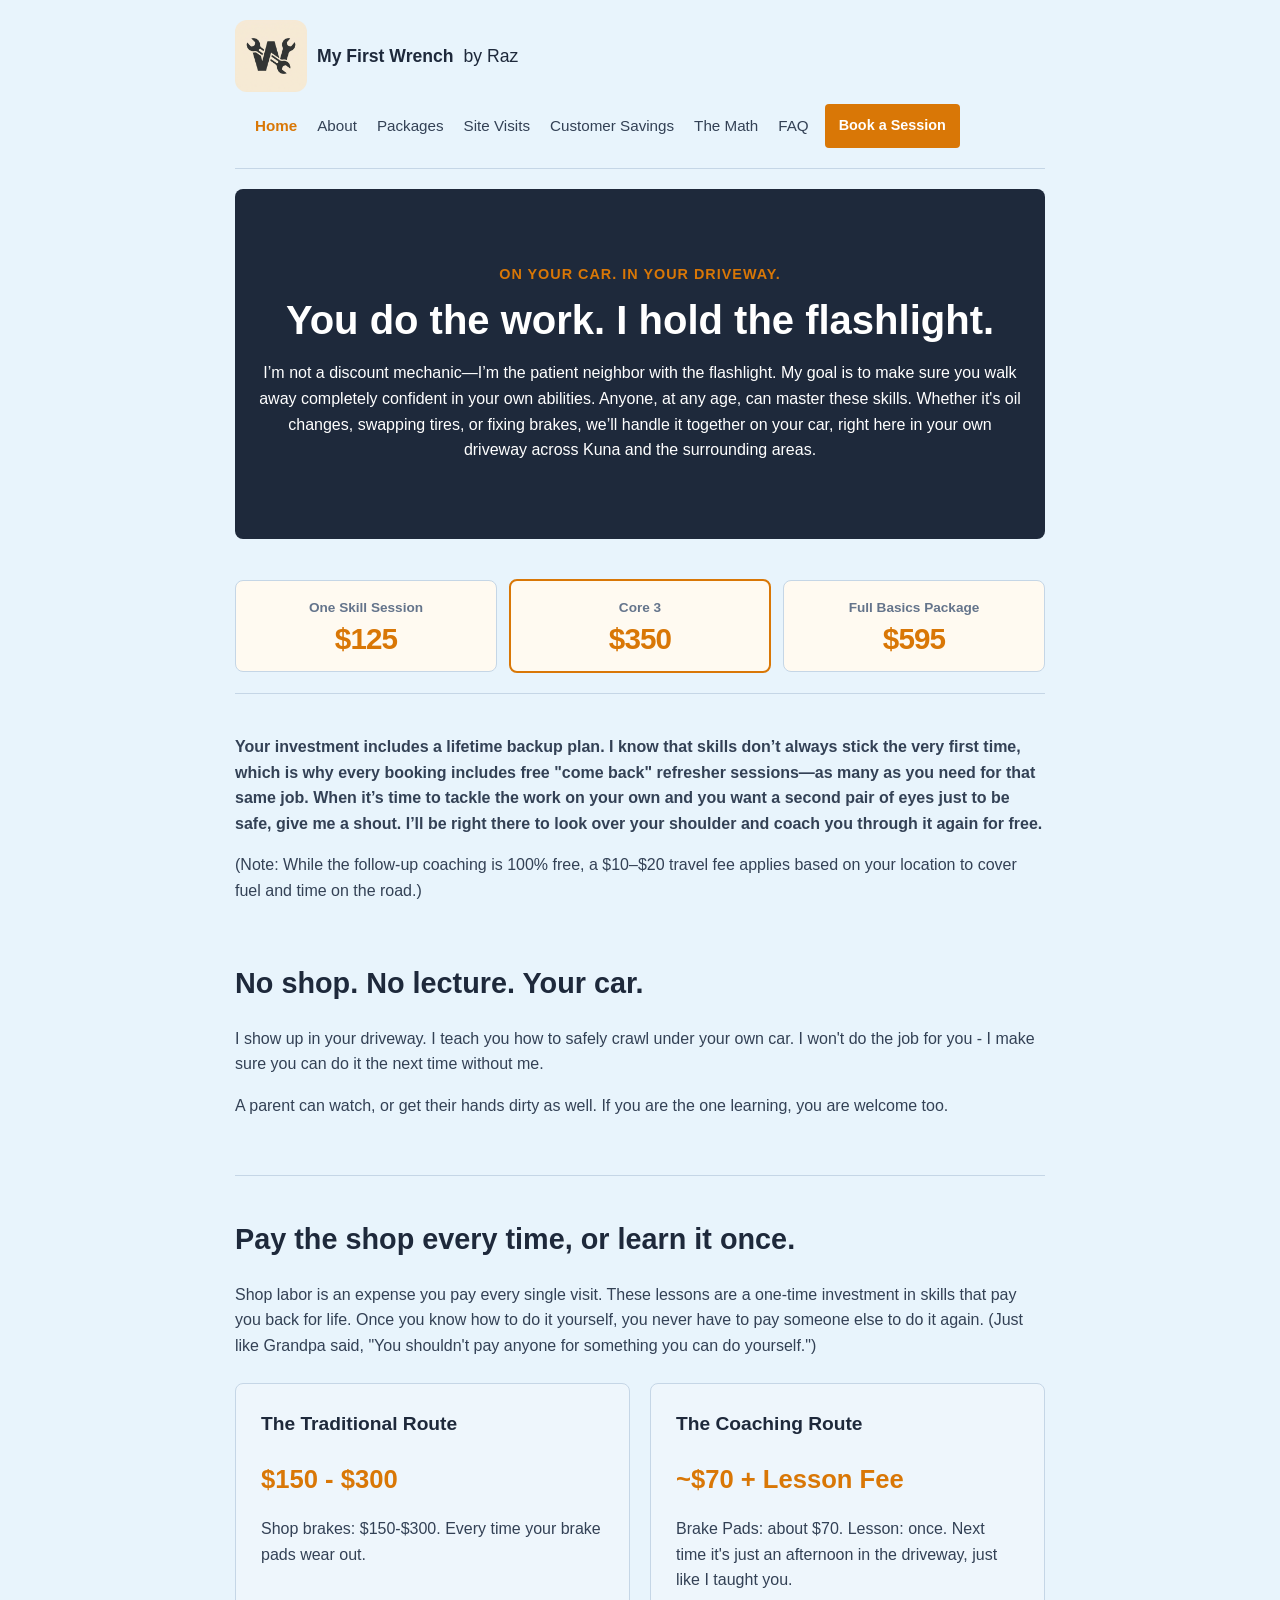
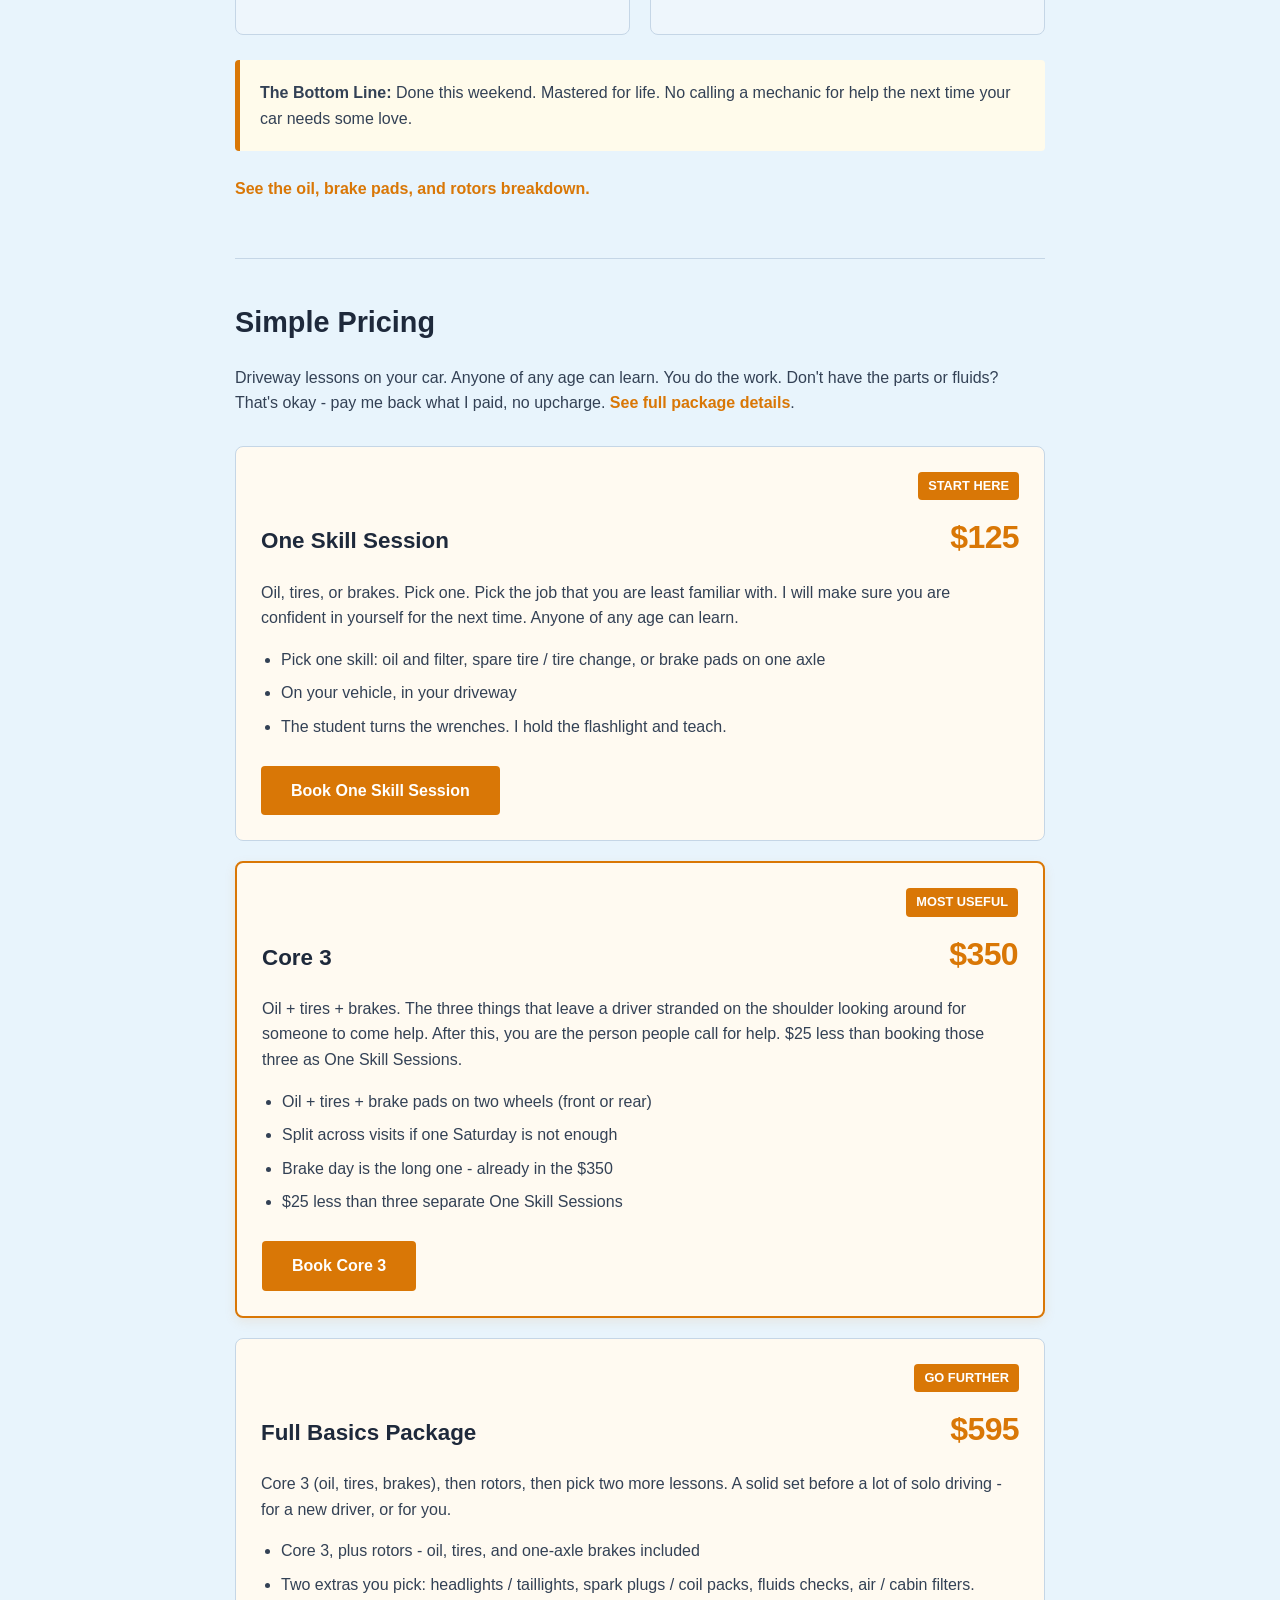
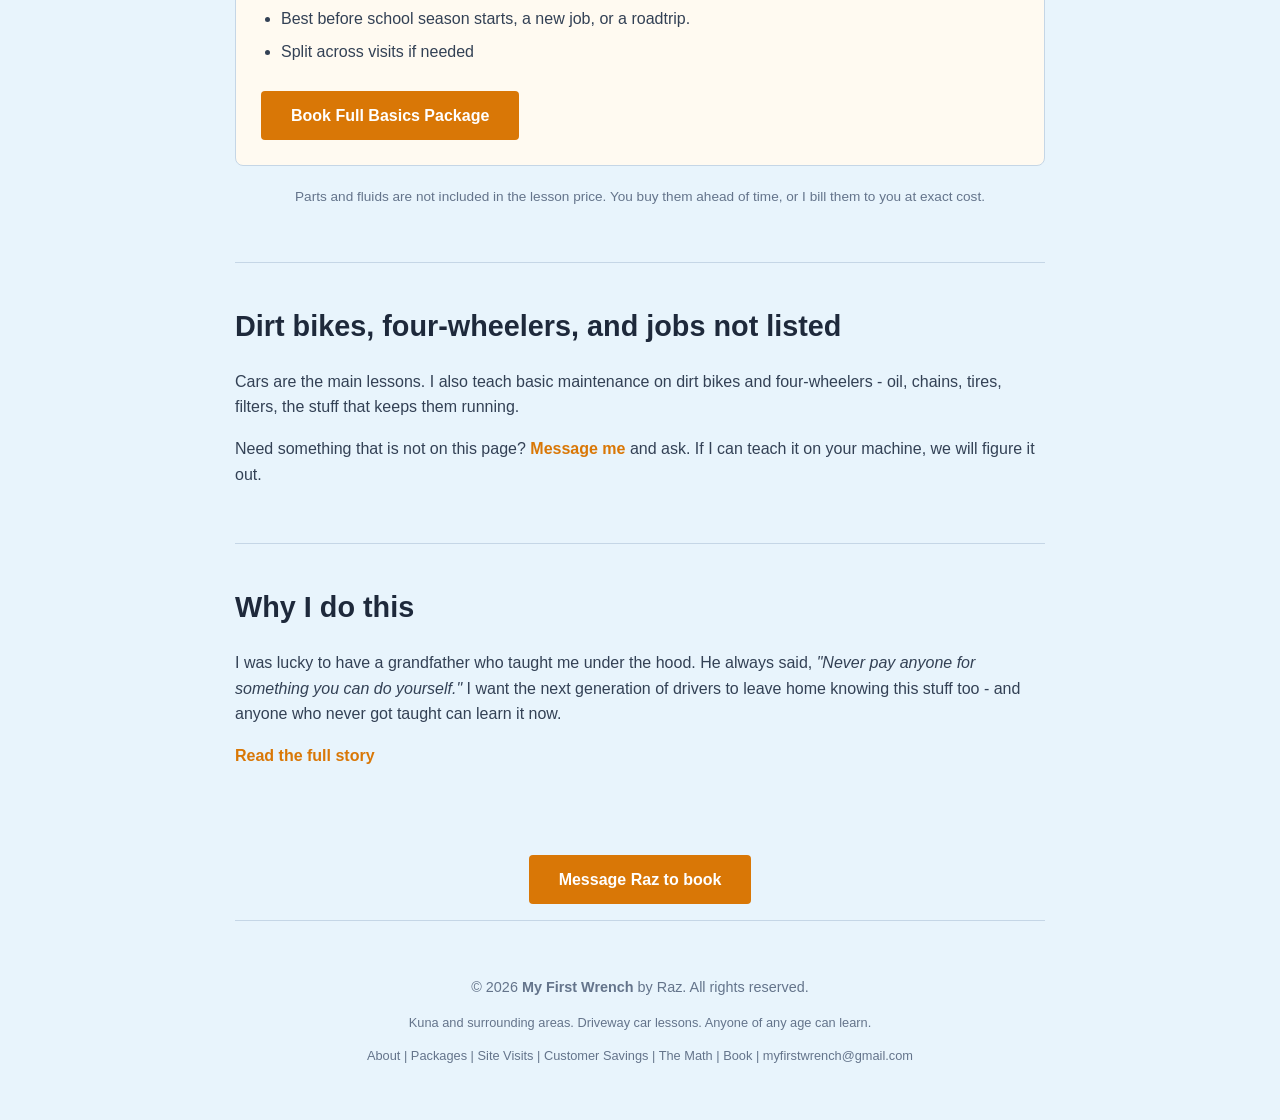
<file: index.html>
<!DOCTYPE html>
<html lang="en">
<head>
    <meta charset="UTF-8">
    <meta name="viewport" content="width=device-width, initial-scale=1.0">
    <title>My First Wrench by Raz - Driveway Car Lessons</title>
    <meta name="description" content="Kuna and surrounding areas. Driveway car lessons for anyone of any age. One Skill Session $125, Core 3 $350, Full Basics Package $595. You do the work. I hold the flashlight.">
    <link rel="icon" href="assets/favicon.svg" type="image/svg+xml">
    <link rel="stylesheet" href="css/styles.css?v=look12">
</head>
<body>
    <a class="skip" href="#main">Skip to content</a>
    <div class="container">
        <nav>
            <a href="index.html" class="logo"><img src="assets/myfirstwrench-avatar.png" width="72" height="72" alt="My First Wrench"> My First Wrench <span class="logo-by">by Raz</span></a>
            <div class="nav-links">
                <a href="index.html" aria-current="page">Home</a>
                <a href="about.html">About</a>
                <a href="packages.html">Packages</a>
                <a href="site-visits.html">Site Visits</a>
                <a href="customer-savings.html">Customer Savings</a>
                <a href="the-math.html">The Math</a>
                <a href="faq.html">FAQ</a>
                <a class="btn" href="book.html">Book a Session</a>
            </div>
        </nav>

        <main id="main">
        <header class="hero">
            <p class="tagline">On your car. In your driveway.</p>
            <h1>You do the work. I hold the flashlight.</h1>
            <p>I’m not a discount mechanic—I’m the patient neighbor with the flashlight. My goal is to make sure you walk away completely confident in your own abilities. Anyone, at any age, can master these skills. Whether it's oil changes, swapping tires, or fixing brakes, we’ll handle it together on your car, right here in your own driveway across Kuna and the surrounding areas.</p>
        </header>

        <nav class="price-strip" data-price-strip aria-label="Lesson prices">
            <a href="packages.html">
                <span class="price-strip-name">One Skill Session</span>
                <span class="price-strip-amount">$125</span>
            </a>
            <a href="packages.html" class="featured-price">
                <span class="price-strip-name">Core 3</span>
                <span class="price-strip-amount">$350</span>
            </a>
            <a href="packages.html">
                <span class="price-strip-name">Full Basics Package</span>
                <span class="price-strip-amount">$595</span>
            </a>
        </nav>
        <p><strong>Your investment includes a lifetime backup plan. I know that skills don’t always stick the very first time, which is why every booking includes free "come back" refresher sessions—as many as you need for that same job. When it’s time to tackle the work on your own and you want a second pair of eyes just to be safe, give me a shout. I’ll be right there to look over your shoulder and coach you through it again for free.</strong></p>
        <p>(Note: While the follow-up coaching is 100% free, a $10–$20 travel fee applies based on your location to cover fuel and time on the road.)</p>

        <section id="how-it-works">
            <h2>No shop. No lecture. Your car.</h2>
            <p>I show up in your driveway. I teach you how to safely crawl under your own car. I won't do the job for you - I make sure you can do it the next time without me.</p>
            <p>A parent can watch, or get their hands dirty as well. If you are the one learning, you are welcome too.</p>

        </section>

        <section id="the-math">
            <h2>Pay the shop every time, or learn it once.</h2>
            <p>Shop labor is an expense you pay every single visit. These lessons are a one-time investment in skills that pay you back for life. Once you know how to do it yourself, you never have to pay someone else to do it again. (Just like Grandpa said, "You shouldn't pay anyone for something you can do yourself.")</p>
            <div class="math-grid">
                <div class="math-card">
                    <h3>The Traditional Route</h3>
                    <div class="price-badge">$150 - $300</div>
                    <p>Shop brakes: $150-$300. Every time your brake pads wear out.</p>
                </div>
                <div class="math-card">
                    <h3>The Coaching Route</h3>
                    <div class="price-badge">~$70 + Lesson Fee</div>
                    <p>Brake Pads: about $70. Lesson: once. Next time it's just an afternoon in the driveway, just like I taught you.</p>
                </div>
            </div>
            <div class="highlight-box">
                <strong>The Bottom Line:</strong> Done this weekend. Mastered for life. No calling a mechanic for help the next time your car needs some love.
            </div>
            <p><a class="section-link" href="the-math.html">See the oil, brake pads, and rotors breakdown.</a></p>
        </section>

        <section id="packages">
            <h2>Simple Pricing</h2>
            <p>Driveway lessons on your car. Anyone of any age can learn. You do the work. Don't have the parts or fluids? That's okay - pay me back what I paid, no upcharge. <a class="section-link" href="packages.html">See full package details</a>.</p>
            <div class="package-list" data-packages>
                <article class="package-item">
                    <span class="package-badge">Start here</span>
                    <div class="package-header">
                        <h3 class="package-title">One Skill Session</h3>
                        <span class="package-price">$125</span>
                    </div>
                    <p>Oil, tires, or brakes. Pick one. They do the work on their own car. Next time, they already know. Anyone of any age can learn.</p>
                    <ul class="package-features">
                        <li>Pick one skill: oil and filter, spare tire / tire change, or brake pads on one axle</li>
                        <li>On your vehicle, in your driveway</li>
                        <li>The student turns the wrenches. I teach. I do not just do it for them</li>
                        <li>A parent can watch, or you can be the one learning</li>
                    </ul>
                    <a class="btn" href="book.html?package=one-skill">Book One Skill Session</a>
                </article>
                <article class="package-item featured">
                    <span class="package-badge">Most useful</span>
                    <div class="package-header">
                        <h3 class="package-title">Core 3</h3>
                        <span class="package-price">$350</span>
                    </div>
                    <p>Oil + tires + brakes. The three things that leave a driver stranded. $25 less than booking those three as One Skill Sessions.</p>
                    <ul class="package-features">
                        <li>Oil + tires + brake pads on two wheels (front or rear)</li>
                        <li>Split across visits if one Saturday is not enough</li>
                        <li>Brake day is the long one - already in the $350</li>
                        <li>$25 less than three separate One Skill Sessions</li>
                        <li>Anyone of any age can learn this set</li>
                    </ul>
                    <a class="btn" href="book.html?package=core-3">Book Core 3</a>
                </article>
                <article class="package-item">
                    <span class="package-badge">Go further</span>
                    <div class="package-header">
                        <h3 class="package-title">Full Basics Package</h3>
                        <span class="package-price">$595</span>
                    </div>
                    <p>Core 3 (oil, tires, brakes), then rotors, then pick two more lessons. A solid set before a lot of solo driving - for a new driver, or for you.</p>
                    <ul class="package-features">
                        <li>Core 3, plus rotors - oil, tires, and one-axle brakes included</li>
                        <li>Two extras you pick: headlights / taillights, spark plugs / coil packs, fluids checks, or air / cabin filters</li>
                        <li>Best before school, a new job, a long drive - or if you want the full set yourself</li>
                        <li>Split across visits if needed</li>
                    </ul>
                    <a class="btn" href="book.html?package=full-basics">Book Full Basics Package</a>
                </article>
            </div>
            <p class="note-muted" style="text-align: center;" data-parts-fine>* Parts and fluids are not included in the lesson price. You buy them ahead of time, or I bill them to you at exact cost.</p>
        </section>

        <section id="other-services">
            <h2>Dirt bikes, four-wheelers, and jobs not listed</h2>
            <p>Cars are the main lessons. I also teach basic maintenance on dirt bikes and four-wheelers - oil, chains, tires, filters, the stuff that keeps them running.</p>
            <p>Need something that is not on this page? <a class="section-link" href="book.html">Message me</a> and ask. If I can teach it on your machine, we will figure it out.</p>
        </section>

        <section id="about-teaser">
            <h2>Why I do this</h2>
            <p>I was lucky to have a grandfather who taught me under the hood. He always said, <em>"Never pay anyone for something you can do yourself."</em> I want the next generation of drivers to leave home knowing this stuff too - and anyone who never got taught can learn it now.</p>
            <p><a class="section-link" href="about.html">Read the full story</a></p>
        </section>

         <p style="text-align:center; margin-top:30px;">
            <a class="btn" href="book.html">Message Raz to book</a>
        </p>
        </main>

        <footer>
            <p>&copy; 2026 <strong>My First Wrench</strong> by Raz. All rights reserved.</p>
            <p style="font-size:0.8rem; margin-top:5px;">Kuna and surrounding areas. Driveway car lessons. Anyone of any age can learn.</p>
            <p style="font-size:0.8rem; margin-top:5px;">
                <a href="about.html">About</a> |
                <a href="packages.html">Packages</a> |
                <a href="site-visits.html">Site Visits</a> |
                <a href="customer-savings.html">Customer Savings</a> |
                <a href="the-math.html">The Math</a> |
                <a href="book.html">Book</a> |
                <a href="mailto:myfirstwrench@gmail.com" data-contact-mailto>myfirstwrench@gmail.com</a>
            </p>
        </footer>
    </div>
    <script src="js/site.js"></script>
</body>
</html>
</file>
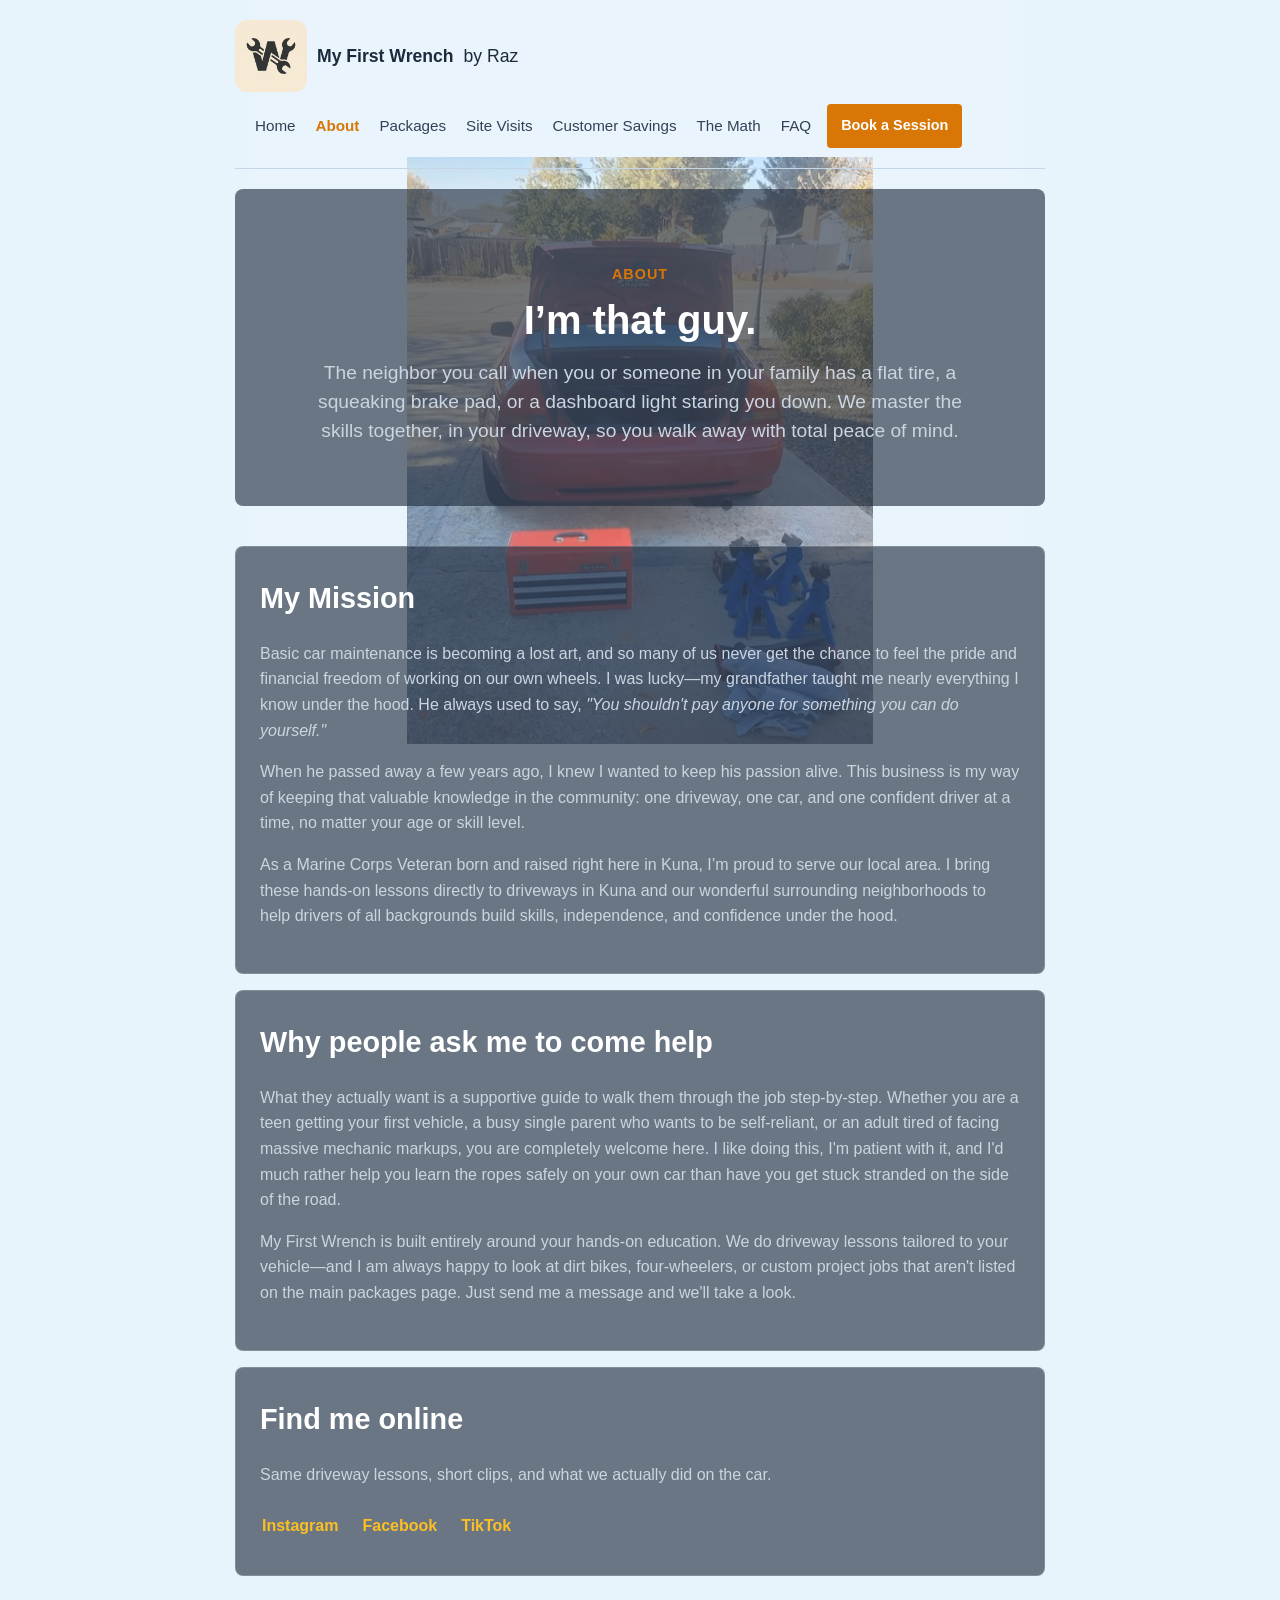
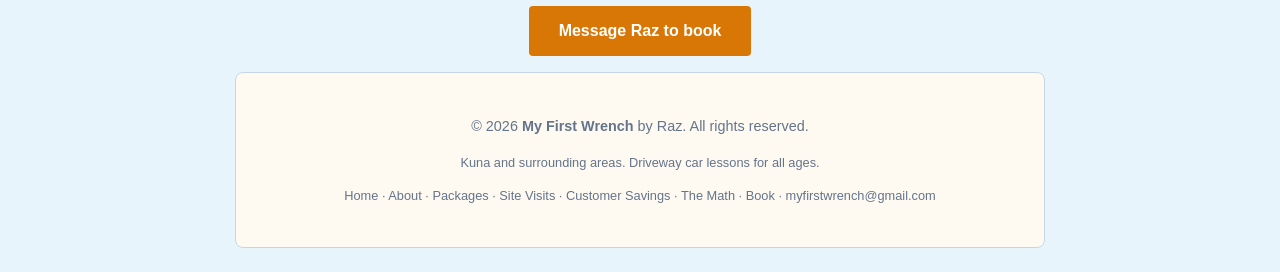
<file: about.html>
<!DOCTYPE html>
<html lang="en">
<head>
    <meta charset="UTF-8">
    <meta name="viewport" content="width=device-width, initial-scale=1.0">
    <title>About Raz — My First Wrench</title>
    <meta name="description" content="Raz — Marine Corps Veteran, born and raised in Kuna — teaches oil, tires, and brakes in your driveway. You do the work, you build the confidence.">
    <link rel="icon" href="assets/favicon.svg" type="image/svg+xml">
    <link rel="stylesheet" href="css/styles.css?v=look12">
</head>
<body class="page-about">
    <a class="skip" href="#main">Skip to content</a>
    
    <div class="about-underlay">
        <img src="assets/my-car.png" alt="Raz’s car in the driveway, trunk open with tools out.">
    </div>
    <div class="container">
        <nav>
            <a href="index.html" class="logo"><img src="assets/myfirstwrench-avatar.png" width="72" height="72" alt="My First Wrench"> My First Wrench <span class="logo-by">by Raz</span></a>
            <div class="nav-links">
                <a href="index.html">Home</a>
                <a href="about.html" aria-current="page">About</a>
                <a href="packages.html">Packages</a>
                <a href="site-visits.html">Site Visits</a>
                <a href="customer-savings.html">Customer Savings</a>
                <a href="the-math.html">The Math</a>
                <a href="faq.html">FAQ</a>
                <a class="btn" href="book.html">Book a Session</a>
            </div>
        </nav>

        <main id="main">
        <header class="hero">
            <p class="tagline">About</p>
            <h1>I’m that guy.</h1>
            <p class="subheadline">The neighbor you call when you or someone in your family has a flat tire, a squeaking brake pad, or a dashboard light staring you down. We master the skills together, in your driveway, so you walk away with total peace of mind.</p>
        </header>

        <section id="my-mission">
            <h2>My Mission</h2>
            <p>Basic car maintenance is becoming a lost art, and so many of us never get the chance to feel the pride and financial freedom of working on our own wheels. I was lucky—my grandfather taught me nearly everything I know under the hood. He always used to say, <em>"You shouldn't pay anyone for something you can do yourself."</em></p>
            <p>When he passed away a few years ago, I knew I wanted to keep his passion alive. This business is my way of keeping that valuable knowledge in the community: one driveway, one car, and one confident driver at a time, no matter your age or skill level.</p>
            <p>As a Marine Corps Veteran born and raised right here in Kuna, I’m proud to serve our local area. I bring these hands-on lessons directly to driveways in Kuna and our wonderful surrounding neighborhoods to help drivers of all backgrounds build skills, independence, and confidence under the hood.</p>
        </section>

        <section>
            <h2>Why people ask me to come help</h2>
            <p>What they actually want is a supportive guide to walk them through the job step-by-step. Whether you are a teen getting your first vehicle, a busy single parent who wants to be self-reliant, or an adult tired of facing massive mechanic markups, you are completely welcome here. I like doing this, I'm patient with it, and I'd much rather help you learn the ropes safely on your own car than have you get stuck stranded on the side of the road.</p>
            <p>My First Wrench is built entirely around your hands-on education. We do driveway lessons tailored to your vehicle—and I am always happy to look at dirt bikes, four-wheelers, or custom project jobs that aren't listed on the main packages page. Just send me a message and we'll take a look.</p>
        </section>

        <section id="find-me-online">
            <h2>Find me online</h2>
            <p>Same driveway lessons, short clips, and what we actually did on the car.</p>
            <p class="about-social">
                <a class="section-link" href="https://www.instagram.com/myfirstwrench/" rel="noopener" target="_blank">Instagram</a>
                <a class="section-link" href="https://www.facebook.com/profile.php?id=61595949534002" rel="noopener" target="_blank">Facebook</a>
                <a class="section-link" href="https://www.tiktok.com/@myfirstwrench" rel="noopener" target="_blank">TikTok</a>
            </p>
        </section>

        <p style="text-align:center; margin-top:30px;">
            <a class="btn" href="book.html">Message Raz to book</a>
        </p>
        </main>

        <footer>
            <p>&copy; 2026 <strong>My First Wrench</strong> by Raz. All rights reserved.</p>
            <p style="font-size:0.8rem; margin-top:5px;">Kuna and surrounding areas. Driveway car lessons for all ages.</p>
            <p style="font-size:0.8rem; margin-top:5px;">
                <a href="index.html">Home</a> ·
                <a href="about.html">About</a> ·
                <a href="packages.html">Packages</a> ·
                <a href="site-visits.html">Site Visits</a> ·
                <a href="customer-savings.html">Customer Savings</a> ·
                <a href="the-math.html">The Math</a> ·
                <a href="book.html">Book</a> ·
                <a href="mailto:myfirstwrench@gmail.com" data-contact-mailto>myfirstwrench@gmail.com</a>
            </p>
        </footer>
    </div>
    <script src="js/site.js?v=book9"></script>
</body>
</html>
</file>
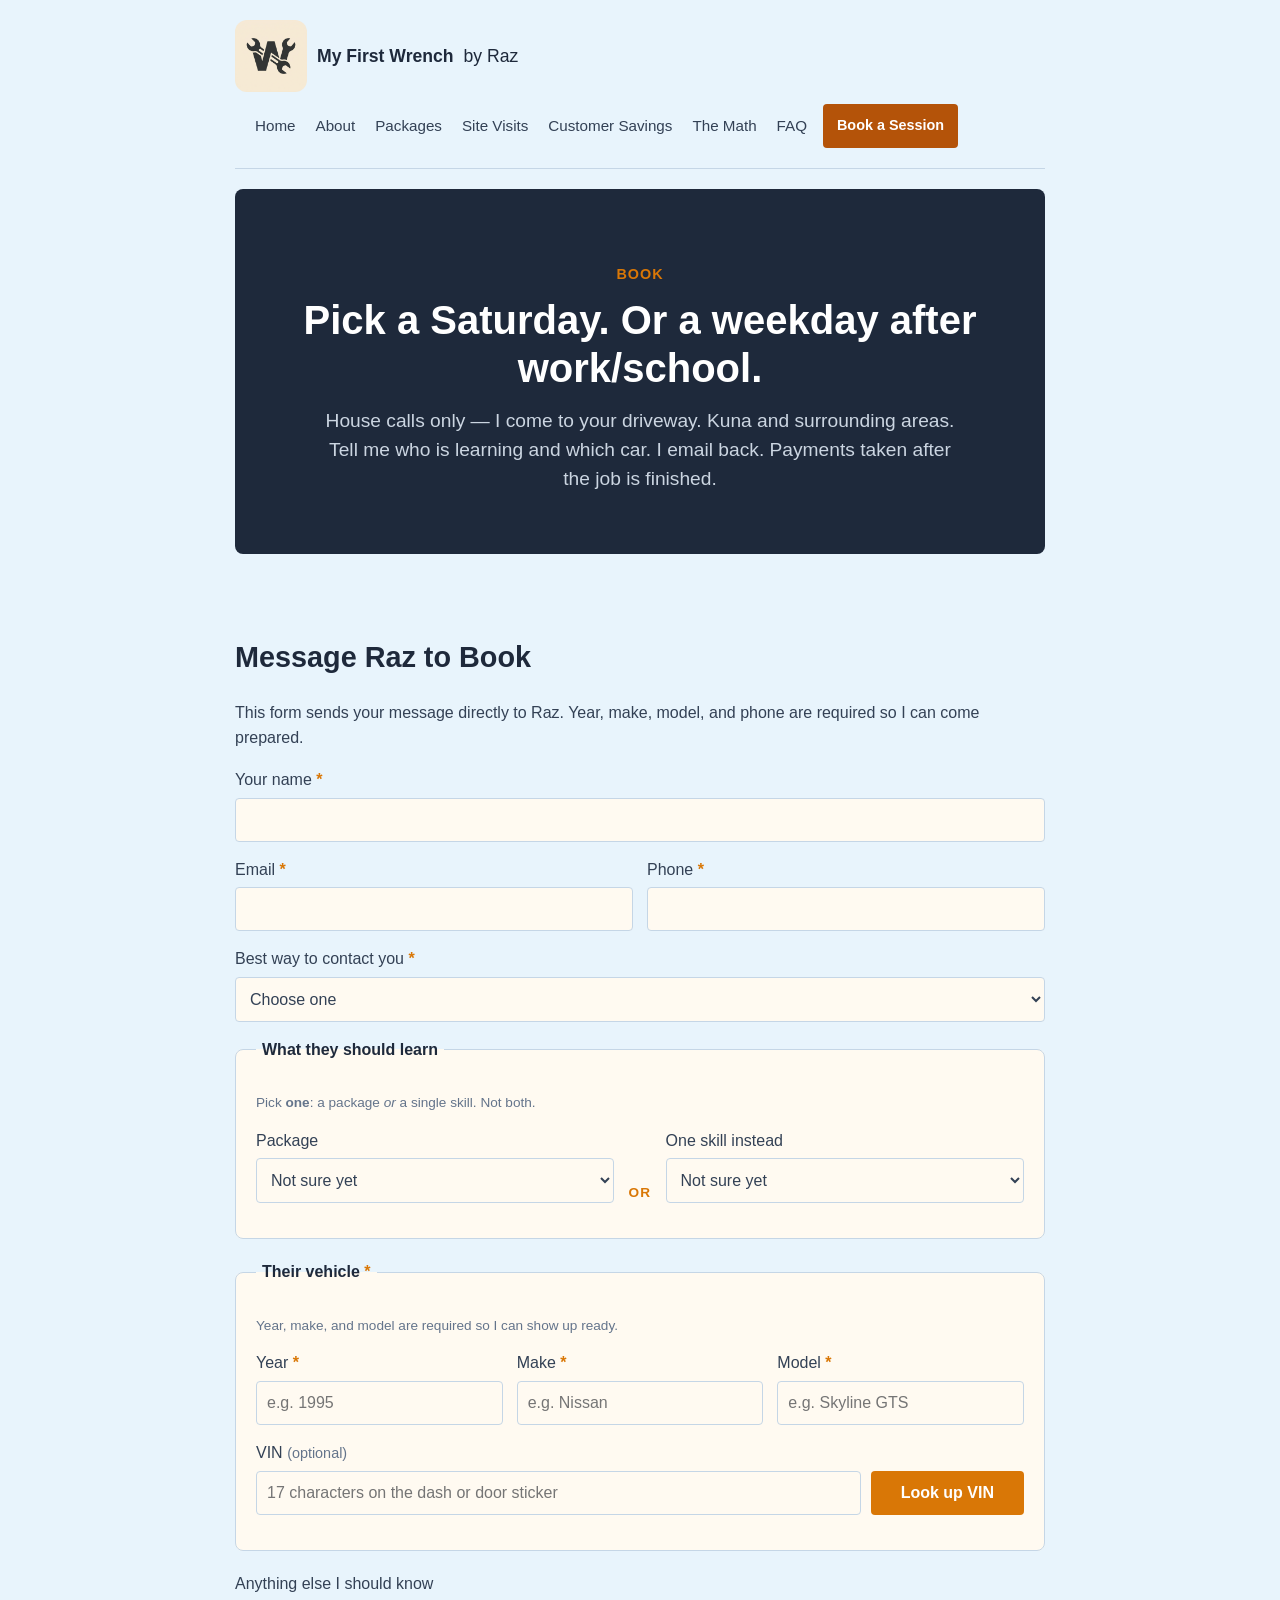
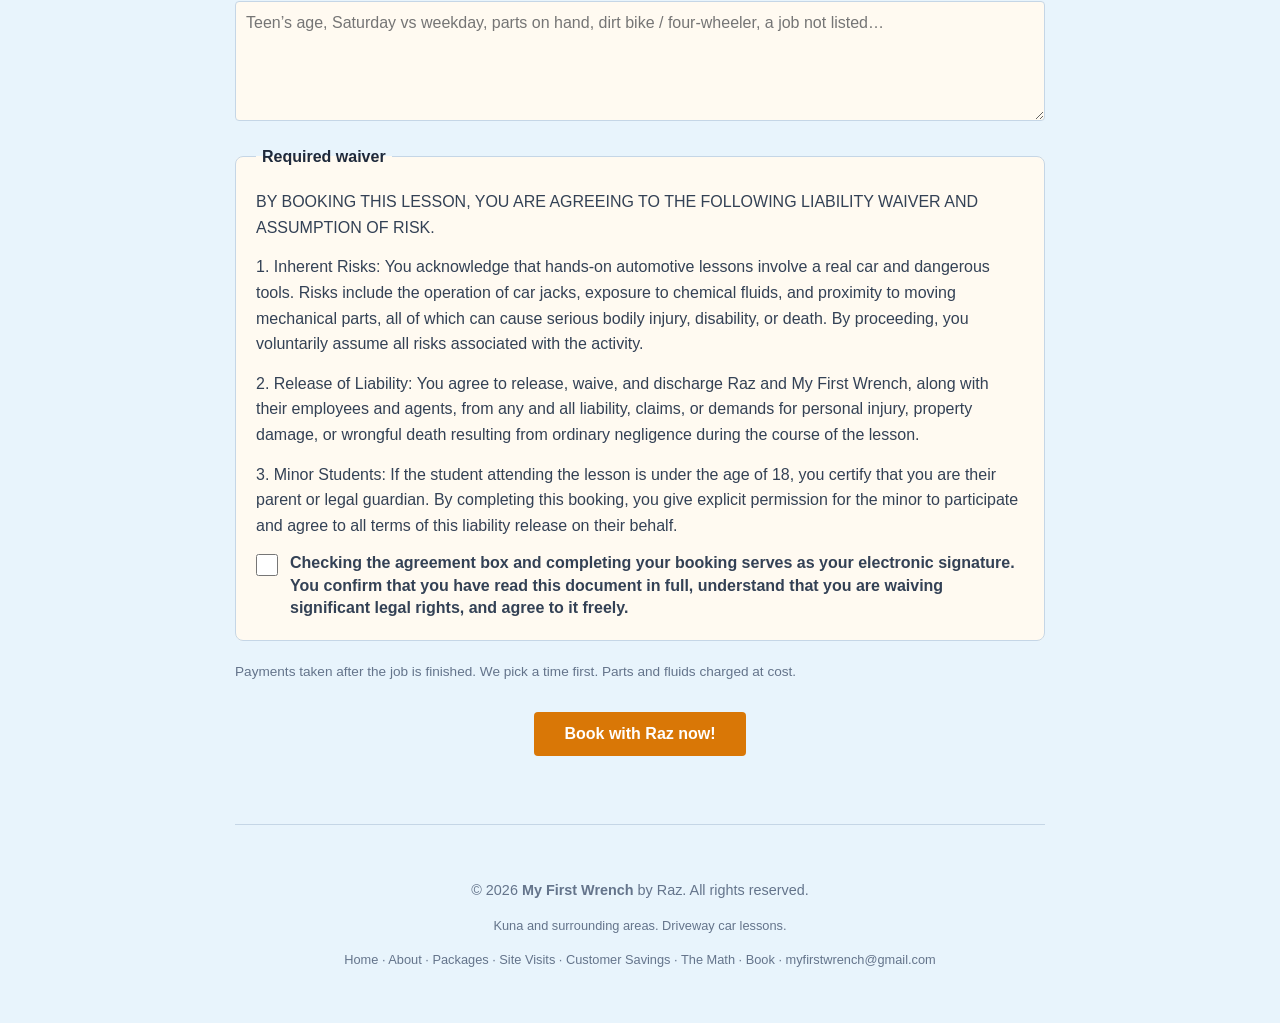
<file: book.html>
<!DOCTYPE html>
<html lang="en">
<head>
    <meta charset="UTF-8">
    <meta name="viewport" content="width=device-width, initial-scale=1.0">
    <title>Book a session — My First Wrench by Raz</title>
    <meta name="description" content="Message Raz to book a driveway car lesson. One Skill Session $125, Core 3 $350, Full Basics Package $595.">
    <link rel="icon" href="assets/favicon.svg" type="image/svg+xml">
    <link rel="stylesheet" href="css/styles.css?v=look12">
    <style>
        .modal {
            display: none;
            position: fixed;
            z-index: 1000;
            left: 0;
            top: 0;
            width: 100%;
            height: 100%;
            background-color: rgba(0,0,0,0.6);
        }
        .modal-content {
            background-color: #eef6fc;
            margin: 15% auto;
            padding: 30px;
            border: 4px solid #d97706;
            border-radius: 12px;
            width: 90%;
            max-width: 420px;
            text-align: center;
            box-shadow: 0 10px 30px rgba(0,0,0,0.3);
        }
        .modal-content h3 {
            color: #1e293b;
            margin-top: 0;
        }
        .close-btn {
            background: #d97706;
            color: white;
            border: none;
            padding: 12px 28px;
            font-size: 1.1rem;
            border-radius: 6px;
            cursor: pointer;
            margin-top: 20px;
            min-height: 44px;
        }
        .hp {
            position: absolute;
            left: -9999px;
            width: 1px;
            height: 1px;
            overflow: hidden;
        }
    </style>
</head>
<body>
    <a class="skip" href="#main">Skip to content</a>
    <div class="container">
        <nav>
            <a href="index.html" class="logo"><img src="assets/myfirstwrench-avatar.png" width="72" height="72" alt="My First Wrench"> My First Wrench <span class="logo-by">by Raz</span></a>
            <div class="nav-links">
                <a href="index.html">Home</a>
                <a href="about.html">About</a>
                <a href="packages.html">Packages</a>
                <a href="site-visits.html">Site Visits</a>
                <a href="customer-savings.html">Customer Savings</a>
                <a href="the-math.html">The Math</a>
                <a href="faq.html">FAQ</a>
                <a class="btn" href="book.html" aria-current="page">Book a Session</a>
            </div>
        </nav>

        <main id="main">
        <header class="hero">
            <p class="tagline">Book</p>
            <h1>Pick a Saturday. Or a weekday after work/school.</h1>
            <p class="subheadline">House calls only — I come to your driveway. Kuna and surrounding areas. Tell me who is learning and which car. I email back. Payments taken after the job is finished.</p>
        </header>

        <section>
            <h2>Message Raz to Book</h2>
            <p>This form sends your message directly to Raz. Year, make, model, and phone are required so I can come prepared.</p>
            <form id="book-form" class="book" action="https://formspree.io/f/mbggobpn" method="POST" data-book-form>
                <input type="hidden" name="_subject" value="Thank you for choosing My First Wrench! Raz will be reaching out soon to contact you!">
                <input type="text" name="_gotcha" class="hp" tabindex="-1" autocomplete="off" aria-hidden="true">
                <div class="form-group">
                    <label for="name">Your name <span class="required">*</span></label>
                    <input id="name" name="name" type="text" autocomplete="name" required>
                </div>
                <div class="row">
                    <div class="form-group">
                        <label for="email">Email <span class="required">*</span></label>
                        <input id="email" name="email" type="email" autocomplete="email" required>
                    </div>
                    <div class="form-group">
                        <label for="phone">Phone <span class="required">*</span></label>
                        <input id="phone" name="phone" type="tel" autocomplete="tel" required>
                    </div>
                </div>
                <div class="form-group">
                    <label for="contact-pref">Best way to contact you <span class="required">*</span></label>
                    <select id="contact-pref" name="contact-pref" required>
                        <option value="">Choose one</option>
                        <option value="phone">Phone</option>
                        <option value="text">Text</option>
                        <option value="email">Email</option>
                    </select>
                </div>
                <fieldset class="choice-or" data-choice-or>
                    <legend>What they should learn</legend>
                    <p class="note-muted">Pick <strong>one</strong>: a package <em>or</em> a single skill. Not both.</p>
                    <div class="or-grid">
                        <div class="form-group">
                            <label for="package">Package</label>
                            <select id="package" name="package">
                                <option value="">Not sure yet</option>
                                <option value="One Skill Session — $125">One Skill Session — $125</option>
                                <option value="Core 3 — $350">Core 3 — $350</option>
                                <option value="Full Basics Package — $595">Full Basics Package — $595</option>
                            </select>
                        </div>
                        <p class="or-divider" aria-hidden="true">or</p>
                        <div class="form-group">
                            <label for="skill">One skill instead</label>
                            <select id="skill" name="skill">
                                <option value="">Not sure yet</option>
                                <option value="Oil and filter">Oil and filter</option>
                                <option value="Tire rotation">Tire rotation</option>
                                <option value="Spare tire change with your car's jack">Spare tire change with your car's jack</option>
                                <option value="Brake pads, both front or both back">Brake pads, both front or both back</option>
                                <option value="Dirt bike, four-wheeler, or a job not listed">Dirt bike, four-wheeler, or a job not listed</option>
                            </select>
                        </div>
                    </div>
                </fieldset>
                <fieldset class="vehicle-picker" data-vehicle-picker>
                    <legend>Their vehicle <span class="required">*</span></legend>
                    <p class="note-muted">Year, make, and model are required so I can show up ready.</p>
                    <div class="row row-3">
                        <div class="form-group">
                            <label for="year">Year <span class="required">*</span></label>
                            <input type="text" id="year" name="year" list="year-list" placeholder="e.g. 1995" autocomplete="off" required>
                            <datalist id="year-list"></datalist>
                        </div>
                        <div class="form-group">
                            <label for="make">Make <span class="required">*</span></label>
                            <input type="text" id="make" name="make" list="make-list" placeholder="e.g. Nissan" autocomplete="off" required>
                            <datalist id="make-list"></datalist>
                        </div>
                        <div class="form-group">
                            <label for="model">Model <span class="required">*</span></label>
                            <input type="text" id="model" name="model" list="model-list" placeholder="e.g. Skyline GTS" autocomplete="off" required>
                            <datalist id="model-list"></datalist>
                        </div>
                    </div>
                    <div class="form-group">
                        <label for="vin">VIN <span class="optional">(optional)</span></label>
                        <div class="vin-row">
                            <input type="text" id="vin" name="vin" maxlength="17" autocomplete="off" spellcheck="false" placeholder="17 characters on the dash or door sticker">
                            <button type="button" class="btn btn-secondary" data-vin-lookup>Look up VIN</button>
                        </div>
                        <p class="note-muted" data-vin-status role="status" aria-live="polite"></p>
                    </div>
                </fieldset>
                <div class="form-group">
                    <label for="message">Anything else I should know</label>
                    <textarea id="message" name="message" placeholder="Teen’s age, Saturday vs weekday, parts on hand, dirt bike / four-wheeler, a job not listed…"></textarea>
                </div>
                <fieldset class="waiver">
                    <legend>Required waiver</legend>
                    <p>BY BOOKING THIS LESSON, YOU ARE AGREEING TO THE FOLLOWING LIABILITY WAIVER AND ASSUMPTION OF RISK.</p>
                    <p>1. Inherent Risks: You acknowledge that hands-on automotive lessons involve a real car and dangerous tools. Risks include the operation of car jacks, exposure to chemical fluids, and proximity to moving mechanical parts, all of which can cause serious bodily injury, disability, or death. By proceeding, you voluntarily assume all risks associated with the activity.</p>
                    <p>2. Release of Liability: You agree to release, waive, and discharge Raz and My First Wrench, along with their employees and agents, from any and all liability, claims, or demands for personal injury, property damage, or wrongful death resulting from ordinary negligence during the course of the lesson.</p>
                    <p>3. Minor Students: If the student attending the lesson is under the age of 18, you certify that you are their parent or legal guardian. By completing this booking, you give explicit permission for the minor to participate and agree to all terms of this liability release on their behalf.</p>
                    <div class="waiver-check">
                        <input id="waiver" name="waiver" type="checkbox" value="accepted" required>
                        <label for="waiver"> Checking the agreement box and completing your booking serves as your electronic signature. You confirm that you have read this document in full, understand that you are waiving significant legal rights, and agree to it freely.</label>
                    </div>
                </fieldset>
                <p class="note-muted">Payments taken after the job is finished. We pick a time first. Parts and fluids charged at cost.</p>
                <button class="btn btn-center" type="submit" id="submit-btn">Book with Raz now!</button>
                <p class="form-status" id="form-status" role="status" aria-live="polite"></p>
            </form>
        </section>
        </main>

        <footer>
            <p>&copy; 2026 <strong>My First Wrench</strong> by Raz. All rights reserved.</p>
            <p style="font-size:0.8rem; margin-top:5px;">Kuna and surrounding areas. Driveway car lessons.</p>
            <p style="font-size:0.8rem; margin-top:5px;">
                <a href="index.html">Home</a> ·
                <a href="about.html">About</a> ·
                <a href="packages.html">Packages</a> ·
                <a href="site-visits.html">Site Visits</a> ·
                <a href="customer-savings.html">Customer Savings</a> ·
                <a href="the-math.html">The Math</a> ·
                <a href="book.html">Book</a> ·
                <a href="mailto:myfirstwrench@gmail.com" data-contact-mailto>myfirstwrench@gmail.com</a>
            </p>
        </footer>
    </div>

    <div id="success-modal" class="modal">
        <div class="modal-content">
            <h3>Message Sent Successfully!</h3>
            <p>Thank you. Your booking request has been sent to Raz.<br><br>Raz will be reaching out to you shortly.</p>
            <button class="close-btn" type="button" onclick="closeModal()">OK</button>
        </div>
    </div>

    <script src="js/site.js?v=book13"></script>
    <script>
        function closeModal() {
            document.getElementById('success-modal').style.display = 'none';
        }
    </script>
</body>
</html>
</file>
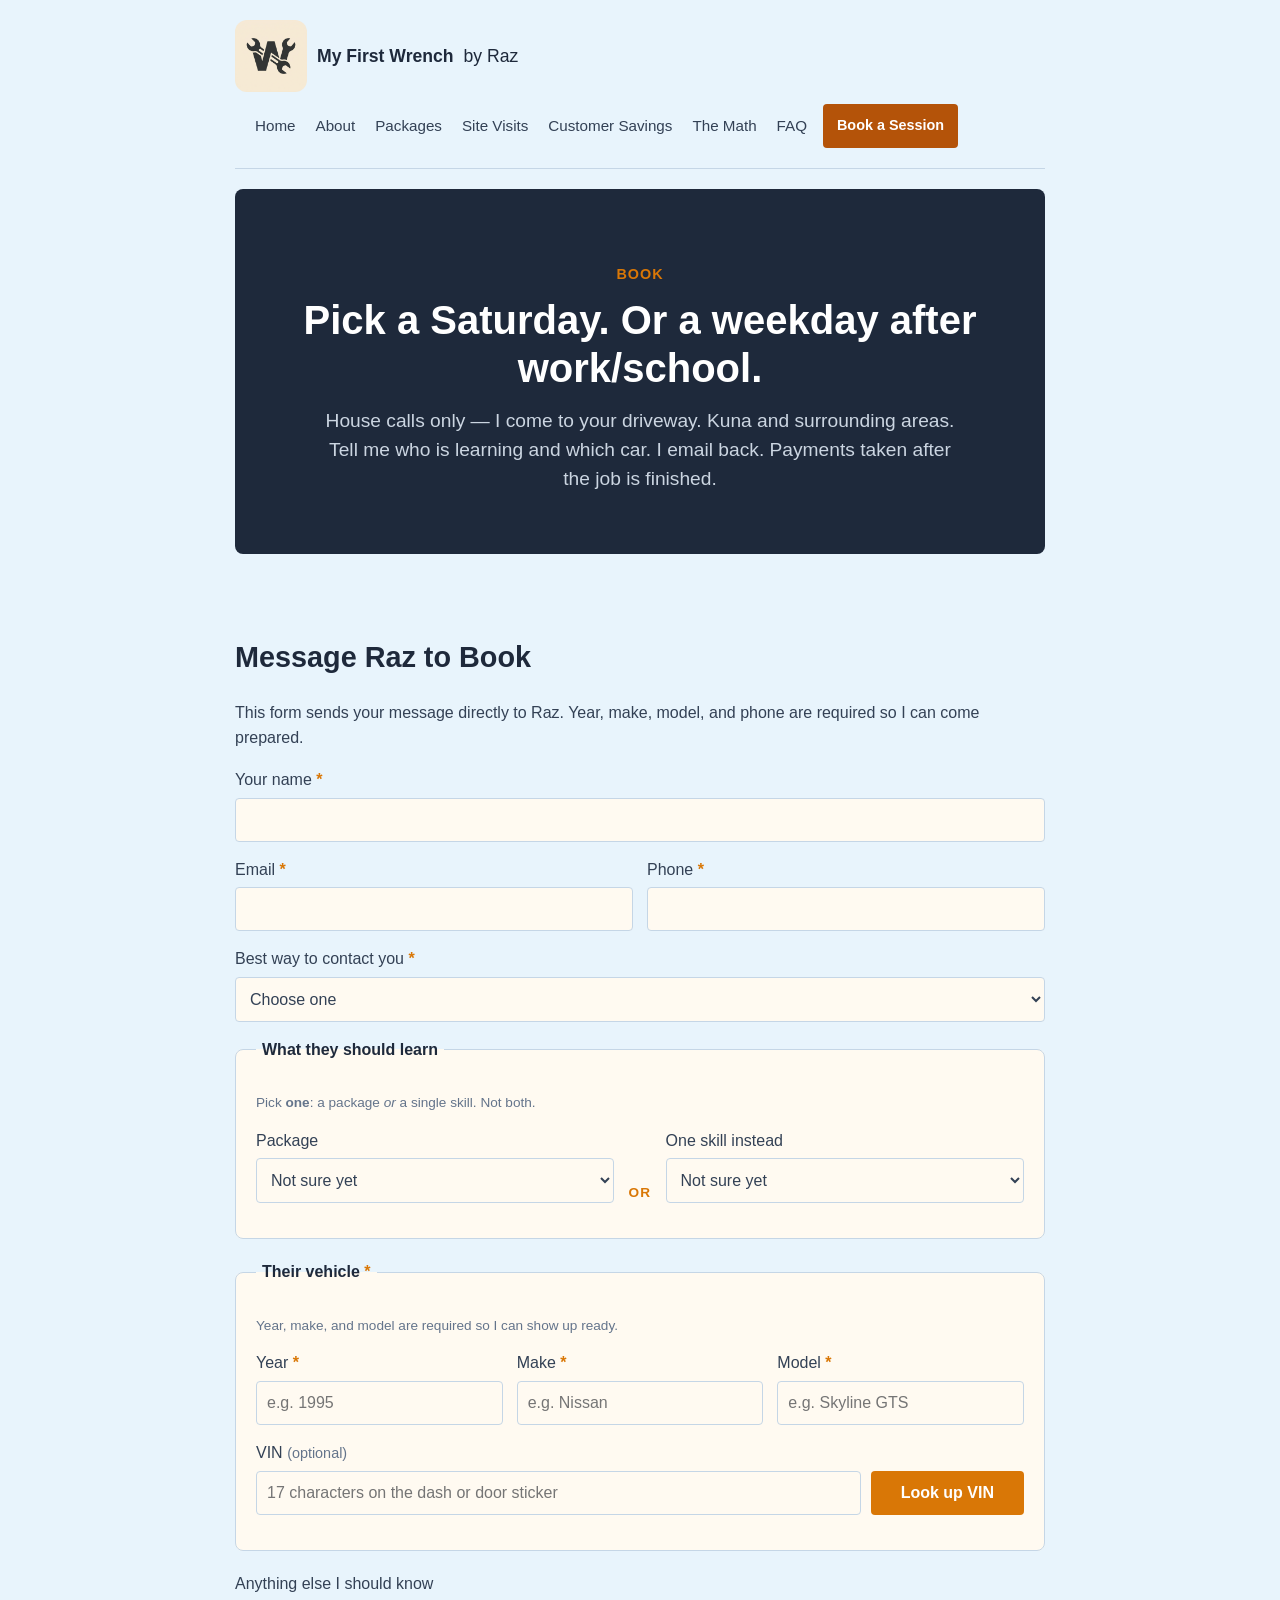
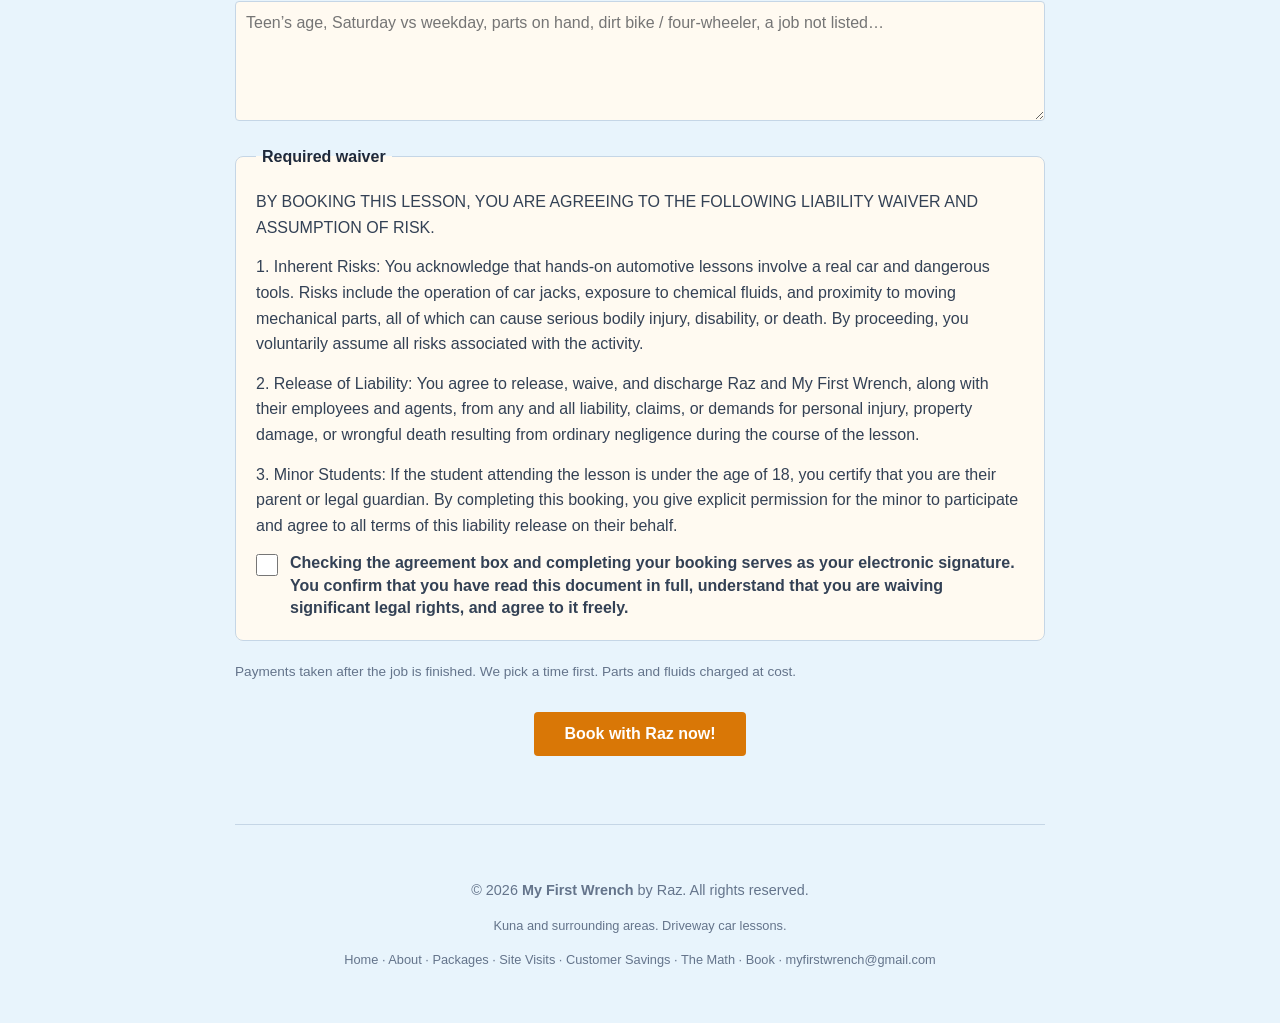
<file: booking-form.html>
<!DOCTYPE html>
<html lang="en">
<head>
    <meta charset="UTF-8">
    <meta http-equiv="refresh" content="0; url=book.html">
    <link rel="canonical" href="book.html">
    <title>Book a session — My First Wrench by Raz</title>
    <script>location.replace("book.html");</script>
</head>
<body>
    <p>Booking moved. <a href="book.html">Continue to Book</a>.</p>
</body>
</html>
</file>
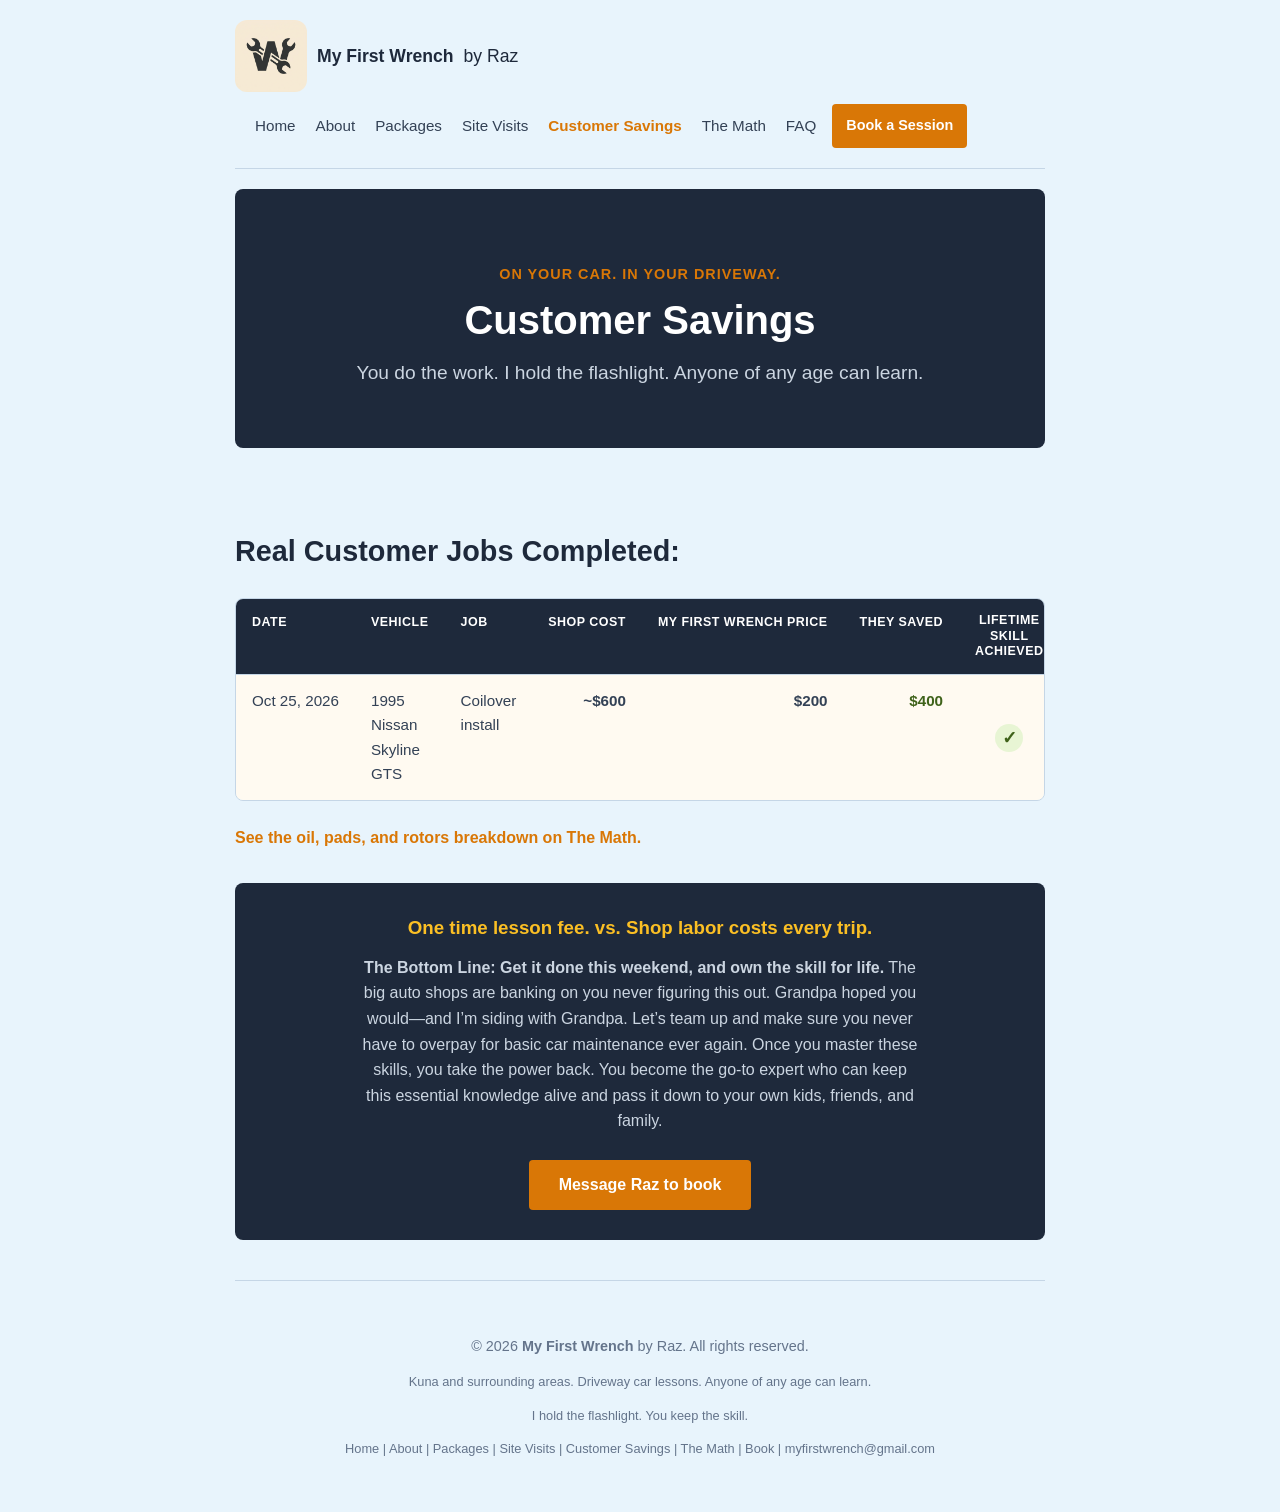
<file: customer-savings.html>
<!DOCTYPE html>
<html lang="en">
<head>
    <meta charset="UTF-8">
    <meta name="viewport" content="width=device-width, initial-scale=1.0">
    <title>Customer Savings - My First Wrench by Raz</title>
    <meta name="description" content="Real numbers: 1995 Nissan Skyline GTS coilover install. Shop labor vs a $200 My First Wrench driveway lesson.">
    <link rel="icon" href="assets/favicon.svg" type="image/svg+xml">
    <link rel="stylesheet" href="css/styles.css?v=look12">
</head>
<body>
    <a class="skip" href="#main">Skip to content</a>
    <div class="container">
        <nav>
            <a href="index.html" class="logo"><img src="assets/myfirstwrench-avatar.png" width="72" height="72" alt="My First Wrench"> My First Wrench <span class="logo-by">by Raz</span></a>
            <div class="nav-links">
                <a href="index.html">Home</a>
                <a href="about.html">About</a>
                <a href="packages.html">Packages</a>
                <a href="site-visits.html">Site Visits</a>
                <a href="customer-savings.html" aria-current="page">Customer Savings</a>
                <a href="the-math.html">The Math</a>
                <a href="faq.html">FAQ</a>
                <a class="btn" href="book.html">Book a Session</a>
            </div>
        </nav>

        <main id="main">
        <header class="hero">
            <p class="tagline">On your car. In your driveway.</p>
            <h1>Customer Savings</h1>
            <p class="subheadline">You do the work. I hold the flashlight. Anyone of any age can learn.</p>
        </header>

        <section id="savings-table">
            <h2>Real Customer Jobs Completed:</h2>
            

            <div class="savings-table-wrap">
                <table class="savings-table">
                    <caption class="visually-hidden">Customer savings for a 1995 Nissan Skyline GTS coilover install</caption>
                    <thead>
                        <tr>
                            <th scope="col">Date</th>
                            <th scope="col">Vehicle</th>
                            <th scope="col">Job</th>
                            <th scope="col" class="num">Shop Cost</th>
                            <th scope="col" class="num">My First Wrench Price</th>
                            <th scope="col" class="num">They Saved</th>
                            <th scope="col" class="skill">Lifetime Skill Achieved</th>
                        </tr>
                    </thead>
                    <tbody>
                        <tr>
                            <td class="date" data-label="Date">Oct 25, 2026</td>
                            <td data-label="Vehicle">1995 Nissan Skyline GTS</td>
                            <td data-label="Job">Coilover install</td>
                            <td class="num" data-label="Shop Cost">~$600</td>
                            <td class="num" data-label="My First Wrench Price">$200</td>
                            <td class="num save" data-label="They Saved">$400</td>
                            <td class="skill" data-label="Lifetime Skill Achieved"><span class="check" aria-label="Yes">&#10003;</span></td>
                        </tr>
                    </tbody>
                </table>
            </div>

            <p><a class="section-link" href="the-math.html">See the oil, pads, and rotors breakdown on The Math.</a></p>

            <div class="lifetime-savings">
                <h3>One time lesson fee. vs. Shop labor costs every trip.</h3>
                <p><strong>The Bottom Line: Get it done this weekend, and own the skill for life.</strong>
The big auto shops are banking on you never figuring this out. Grandpa hoped you would—and I’m siding with Grandpa. Let’s team up and make sure you never have to overpay for basic car maintenance ever again.
Once you master these skills, you take the power back. You become the go-to expert who can keep this essential knowledge alive and pass it down to your own kids, friends, and family.</p>
                <a class="btn" href="book.html">Message Raz to book</a>
            </div>
        </section>
        </main>

        <footer>
            <p>&copy; 2026 <strong>My First Wrench</strong> by Raz. All rights reserved.</p>
            <p style="font-size:0.8rem; margin-top:5px;">Kuna and surrounding areas. Driveway car lessons. Anyone of any age can learn.</p>
            <p style="font-size:0.8rem; margin-top:5px;">I hold the flashlight. You keep the skill.</p>
            <p style="font-size:0.8rem; margin-top:5px;">
                <a href="index.html">Home</a> |
                <a href="about.html">About</a> |
                <a href="packages.html">Packages</a> |
                <a href="site-visits.html">Site Visits</a> |
                <a href="customer-savings.html">Customer Savings</a> |
                <a href="the-math.html">The Math</a> |
                <a href="book.html">Book</a> |
                <a href="mailto:myfirstwrench@gmail.com" data-contact-mailto>myfirstwrench@gmail.com</a>
            </p>
        </footer>
    </div>
    <script src="js/site.js"></script>
</body>
</html>
</file>
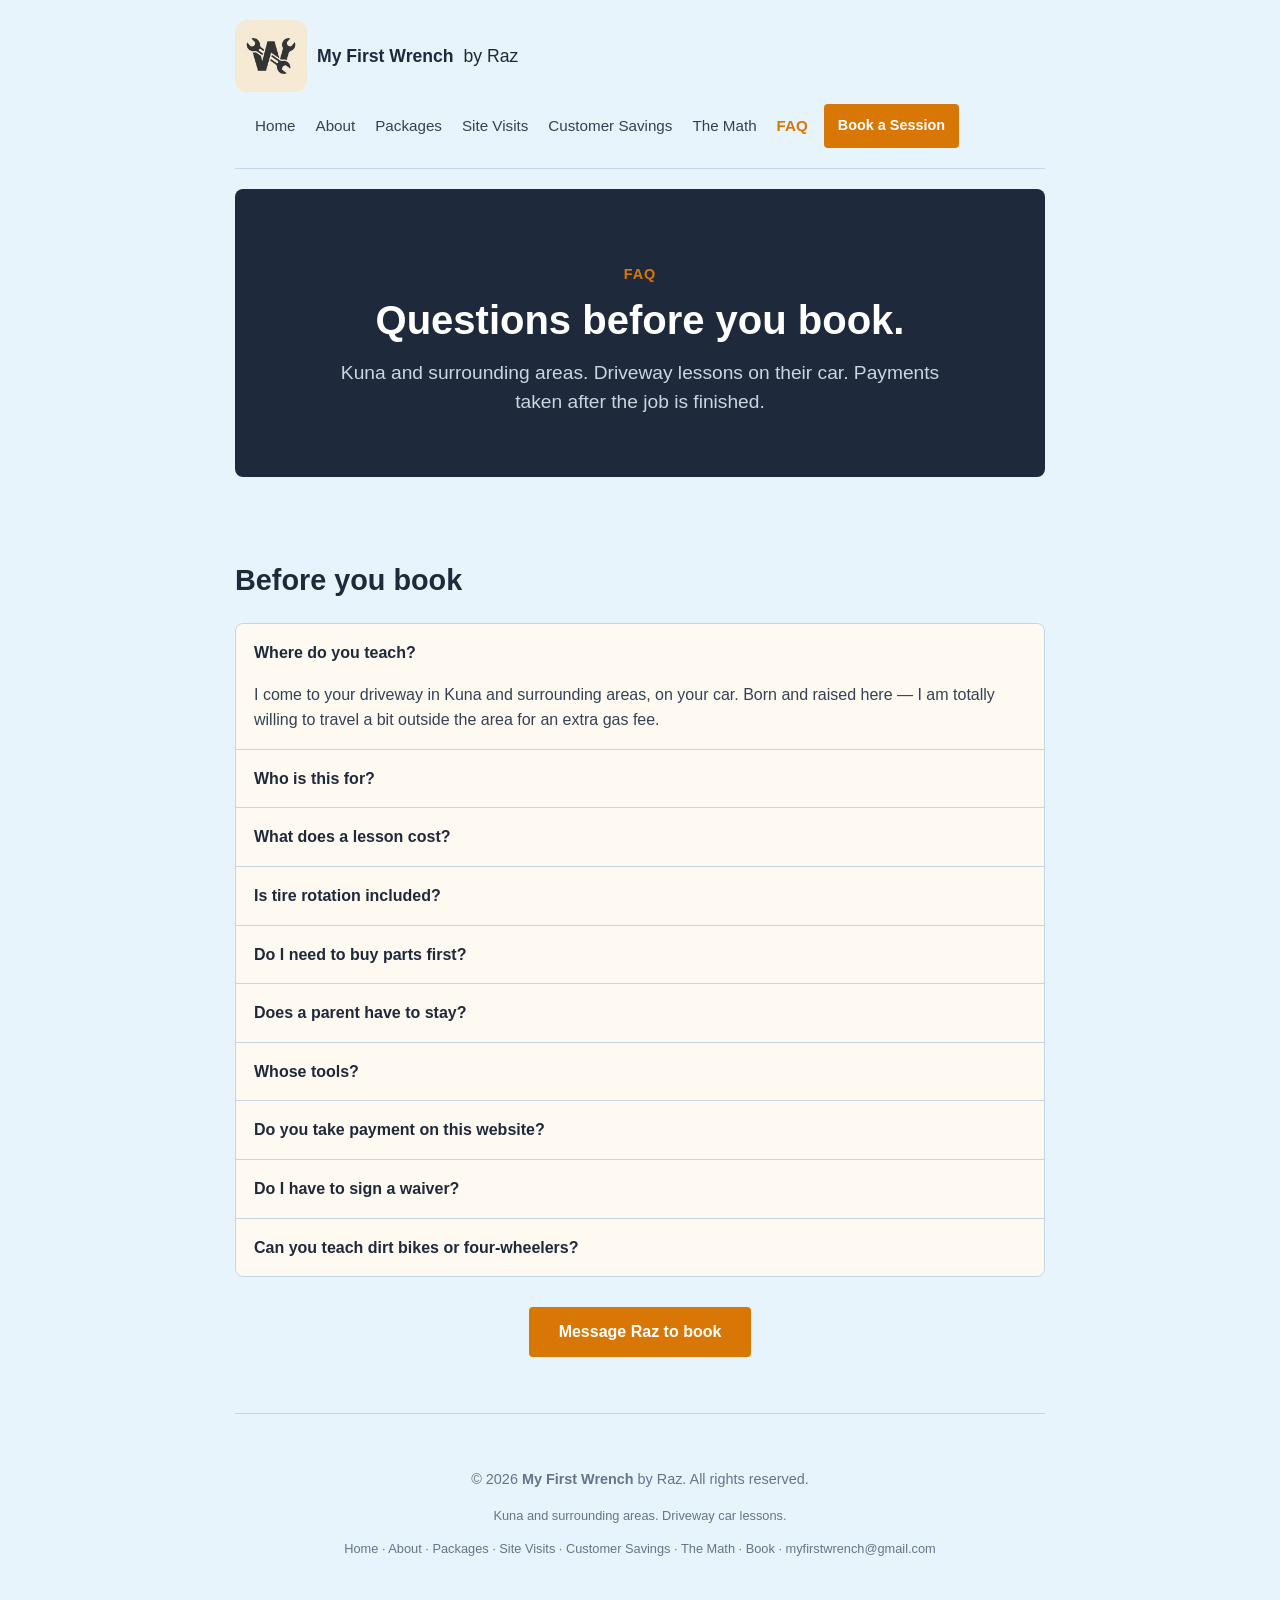
<file: faq.html>
<!DOCTYPE html>
<html lang="en">
<head>
    <meta charset="UTF-8">
    <meta name="viewport" content="width=device-width, initial-scale=1.0">
    <title>FAQ — My First Wrench by Raz</title>
    <meta name="description" content="Answers before you book. Kuna and surrounding areas. Driveway car lessons. One Skill Session $125, Core 3 $350, Full Basics Package $595.">
    <link rel="icon" href="assets/favicon.svg" type="image/svg+xml">
    <link rel="stylesheet" href="css/styles.css?v=look12">
</head>
<body>
    <a class="skip" href="#main">Skip to content</a>
    <div class="container">
        <nav>
            <a href="index.html" class="logo"><img src="assets/myfirstwrench-avatar.png" width="72" height="72" alt="My First Wrench"> My First Wrench <span class="logo-by">by Raz</span></a>
            <div class="nav-links">
                <a href="index.html">Home</a>
                <a href="about.html">About</a>
                <a href="packages.html">Packages</a>
                <a href="site-visits.html">Site Visits</a>
                <a href="customer-savings.html">Customer Savings</a>
                <a href="the-math.html">The Math</a>
                <a href="faq.html" aria-current="page">FAQ</a>
                <a class="btn" href="book.html">Book a Session</a>
            </div>
        </nav>

        <main id="main">
        <header class="hero">
            <p class="tagline">FAQ</p>
            <h1>Questions before you book.</h1>
            <p class="subheadline">Kuna and surrounding areas. Driveway lessons on their car. Payments taken after the job is finished.</p>
        </header>

        <section id="faq">
            <h2>Before you book</h2>
            <div class="faq">
                <details open>
                    <summary>Where do you teach?</summary>
                    <p>I come to your driveway in Kuna and surrounding areas, on your car. Born and raised here — I am totally willing to travel a bit outside the area for an extra gas fee.</p>
                </details>
                <details>
                    <summary>Who is this for?</summary>
                    <p><strong>Anyone and everyone who wants to learn how to work on their own car!</strong>
While I focus heavily on teaching teens, I coach adults too. Teens can have their parents watch, and adults can bring their kids along! I teach everyday people how to handle oil changes, tire rotations, spare tires, brakes, rotors, and minor suspension work so they can stop paying expensive mechanic bills.</p>
                </details>
                <details>
                    <summary>What does a lesson cost?</summary>
                    <p>One Skill Session is $125. Core 3 is $350. Full Basics Package is $595. Parts and fluids are extra — you buy them, or I bill at cost.</p>
                </details>
                <details>
                    <summary>Is tire rotation included?</summary>
                    <p>Tire work is its own One Skill Session ($125) if that is the skill you pick — oil, tires, or brakes, pick one. Core 3 and Full Basics already include tires. It is not an add-on to an oil visit.</p>
                </details>
                <details>
                    <summary>Do I need to buy parts first?</summary>
                   <p><strong>No, but if you have them, we can jump right to work!!</strong> If not, I can order/purchase what is needed and you simply reimburse me what I paied.</p>
                </details>
                <details>
                    <summary>Does a parent have to stay?</summary>
                    <p><strong>No, parents don't have to stay—but your teen does need to be ready and willing to learn!</strong>
I am here to coach and pass on real skills, so this should be something they genuinely want to do. I want to make sure your teen gets their hands dirty and actually learns, rather than watching me do the work.
That said, parents are always welcome to hang out, watch, or even jump in and help. My goal is to teach, guide, and be a positive role model for your kids.</p>
                </details>
                <details>
                    <summary>Whose tools?</summary>
                    <p>Theirs or mine. If you have a jack and basic sockets, great. If not, I bring what the job needs.</p>
                </details>
                <details>
                    <summary>Do you take payment on this website?</summary>
                    <p>Payments taken after the job is finished. Message me, we pick a time, and you pay when the work is done. No card on this site.</p>
                </details>
                <details>
                    <summary>Do I have to sign a waiver?</summary>
                    <p>Yes. Working on a car has real risk — jacks, fluids, moving parts. You cannot hold Raz or My First Wrench liable if someone gets hurt. If the student is a minor, a parent or guardian has to agree. The booking form will not send until you check that box.</p>
                </details>
                <details>
                    <summary>Can you teach dirt bikes or four-wheelers?</summary>
                    <p>I can teach almost anything to do with engines, gas and diesel, small and big, 2-stroke and 4-stroke. Just message me with what you are thinking and we can go from there. But to specifically answer 'dirt bikes or four-wheelers', <strong>Yes! we can do basic maintenance on dirt bikes and four-wheelers.</strong> Things like - oil, chains, tires, filters. If I can teach it on your machine, we will figure out how to make it happen. I am just a message away.</p>
                </details>
            </div>
            <p style="text-align:center; margin-top:30px;">
                <a class="btn" href="book.html">Message Raz to book</a>
            </p>
        </section>
        </main>

        <footer>
            <p>&copy; 2026 <strong>My First Wrench</strong> by Raz. All rights reserved.</p>
            <p style="font-size:0.8rem; margin-top:5px;">Kuna and surrounding areas. Driveway car lessons.</p>
            <p style="font-size:0.8rem; margin-top:5px;">
                <a href="index.html">Home</a> ·
                <a href="about.html">About</a> ·
                <a href="packages.html">Packages</a> ·
                <a href="site-visits.html">Site Visits</a> ·
                <a href="customer-savings.html">Customer Savings</a> ·
                <a href="the-math.html">The Math</a> ·
                <a href="book.html">Book</a> ·
                <a href="mailto:myfirstwrench@gmail.com" data-contact-mailto>myfirstwrench@gmail.com</a>
            </p>
        </footer>
    </div>
    <script src="js/site.js?v=book9"></script>
</body>
</html>
</file>
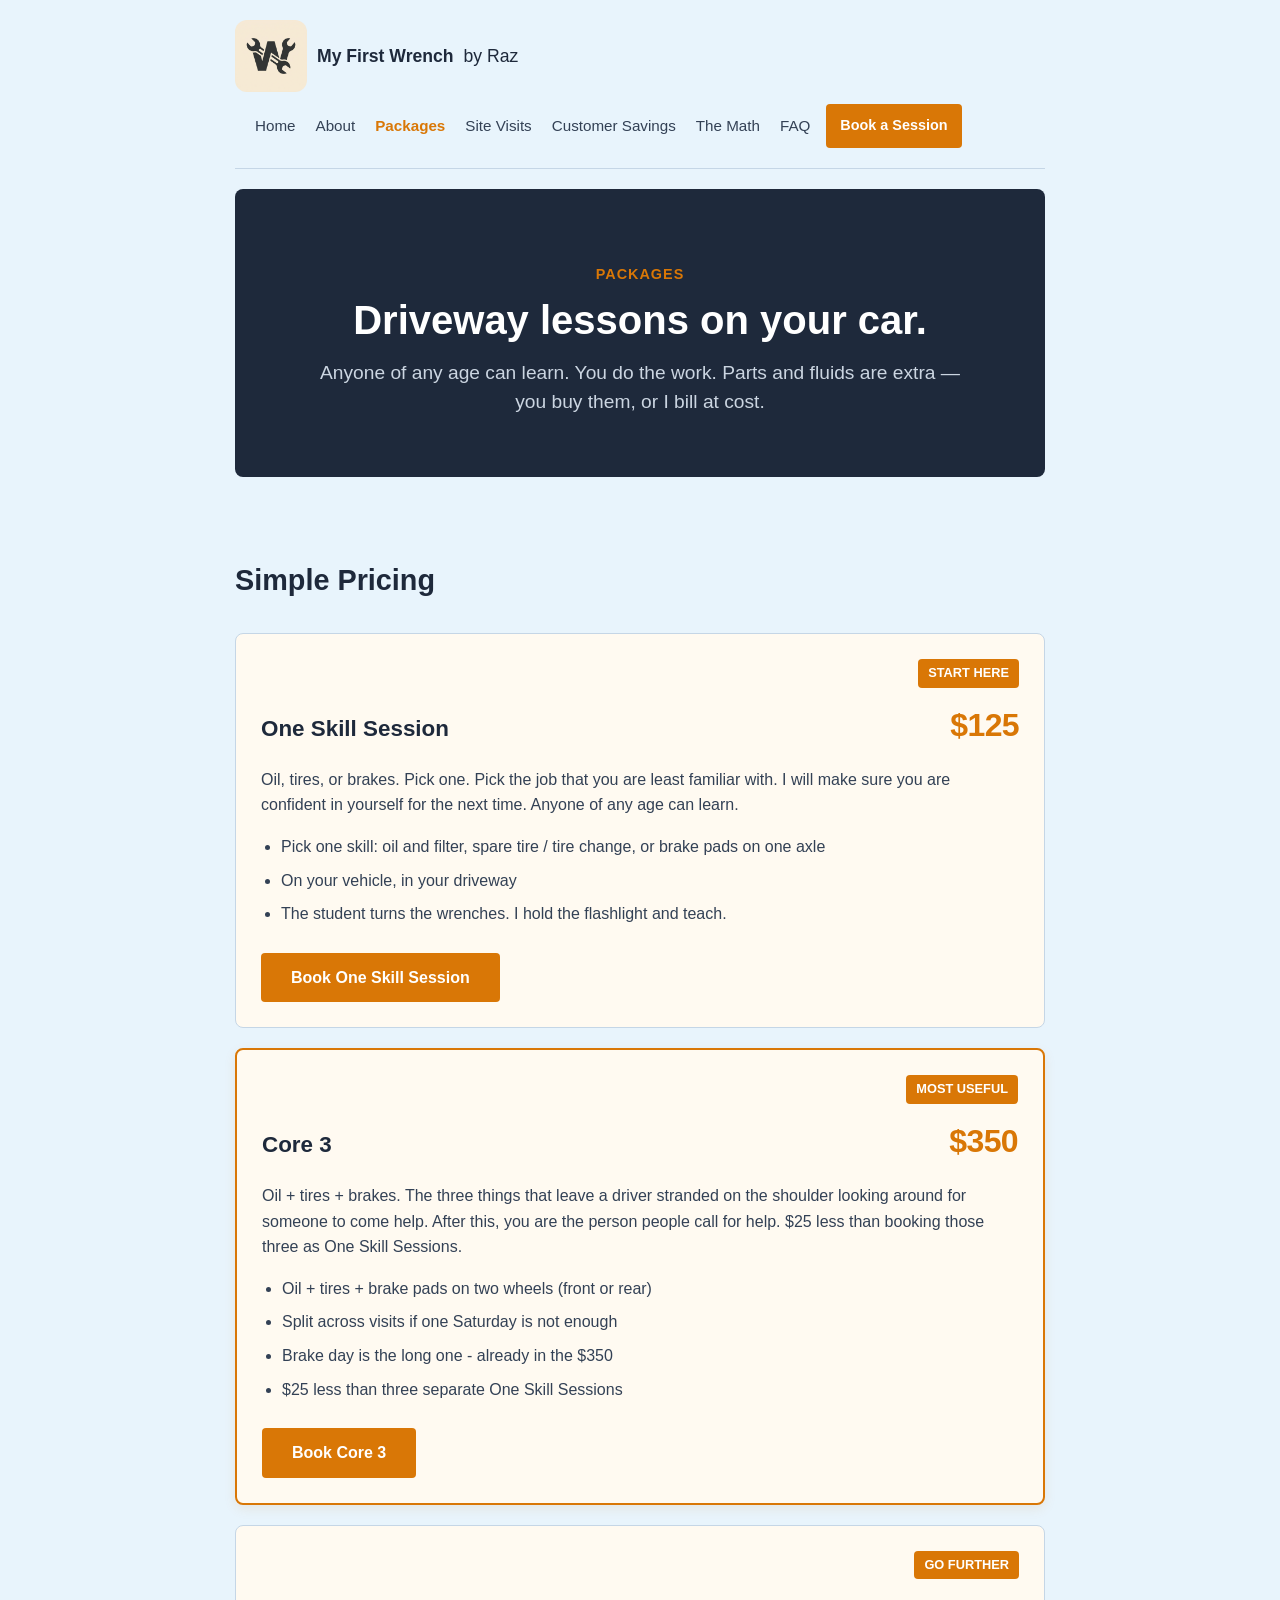
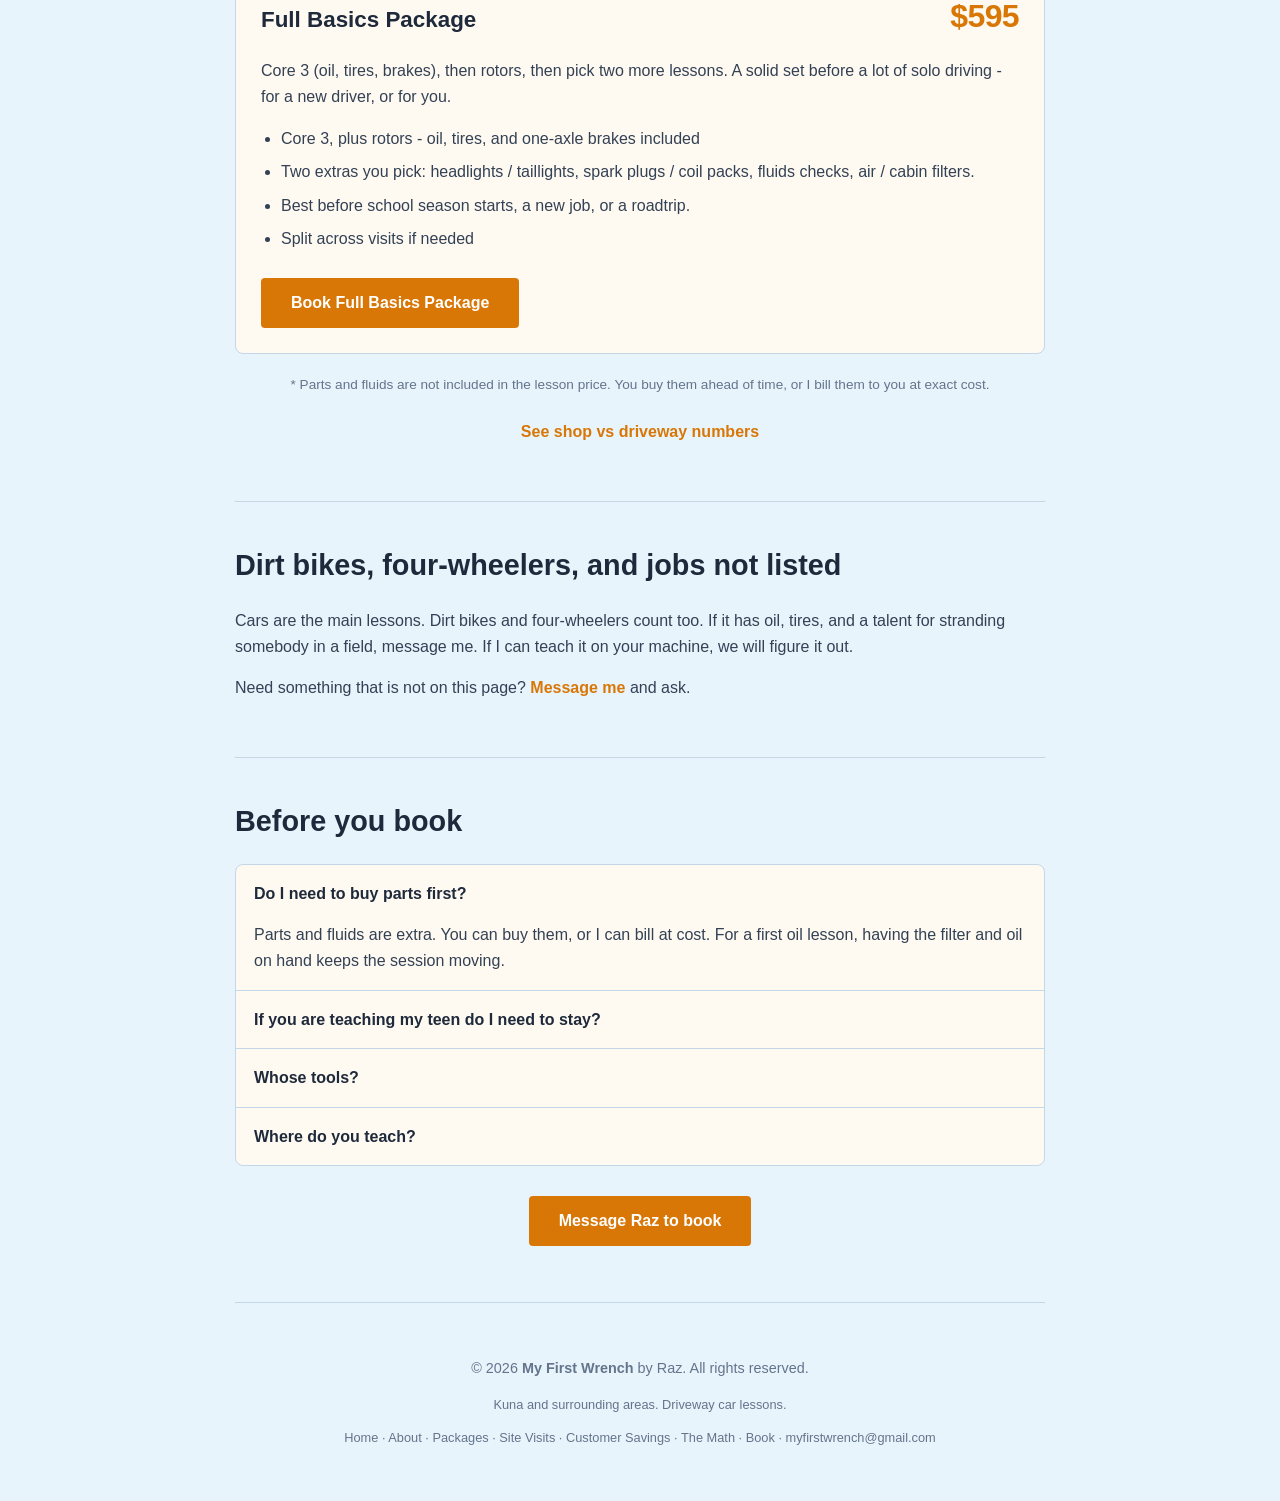
<file: lessons.html>
<!DOCTYPE html>
<html lang="en">
<head>
    <meta charset="UTF-8">
    <meta name="viewport" content="width=device-width, initial-scale=1.0">
    <title>Packages — My First Wrench by Raz</title>
    <meta http-equiv="refresh" content="0; url=packages.html">
    <link rel="canonical" href="packages.html">
    <link rel="icon" href="assets/favicon.svg" type="image/svg+xml">
    <link rel="stylesheet" href="css/styles.css?v=look12">
    <script>location.replace("packages.html" + location.search + location.hash);</script>
</head>
<body>
    <div class="container">
        <p style="padding:40px 0;">Packages now live on their own page. <a class="section-link" href="packages.html">Continue to packages</a>.</p>
    </div>
</body>
</html>
</file>
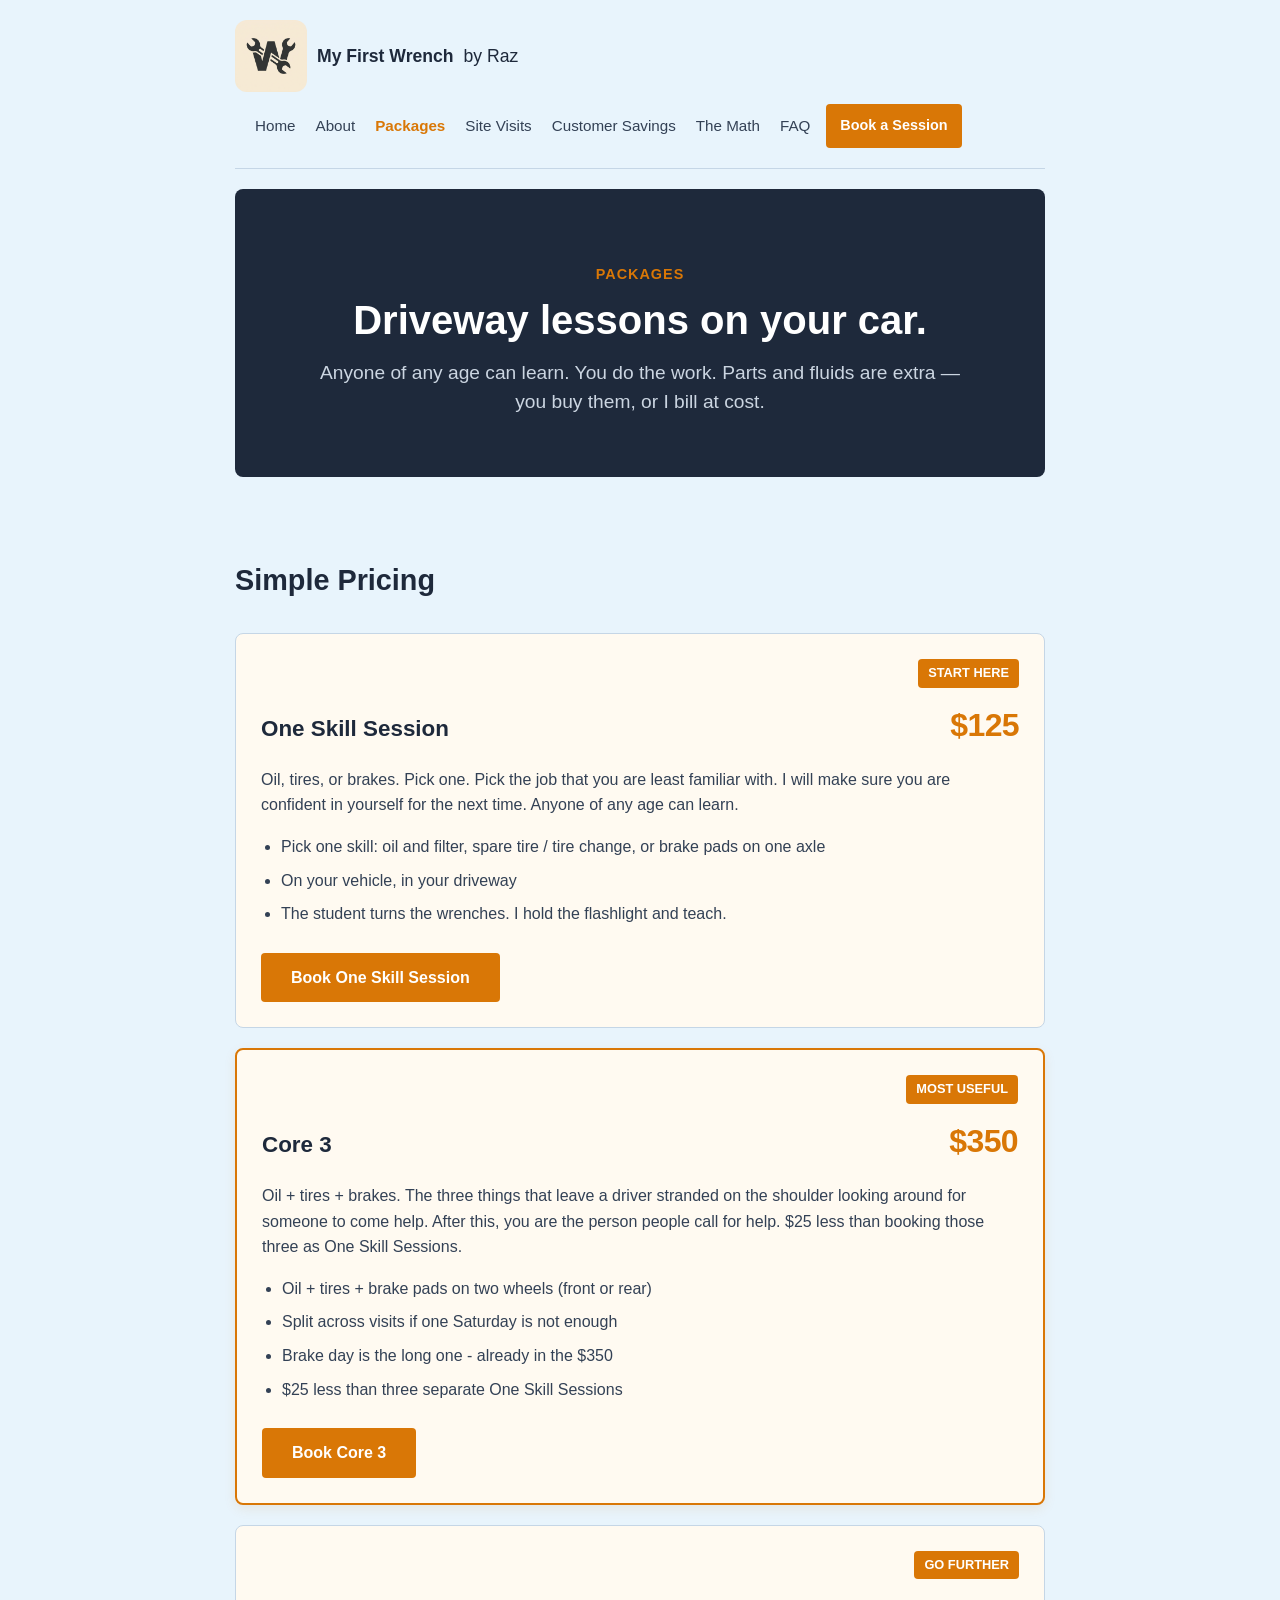
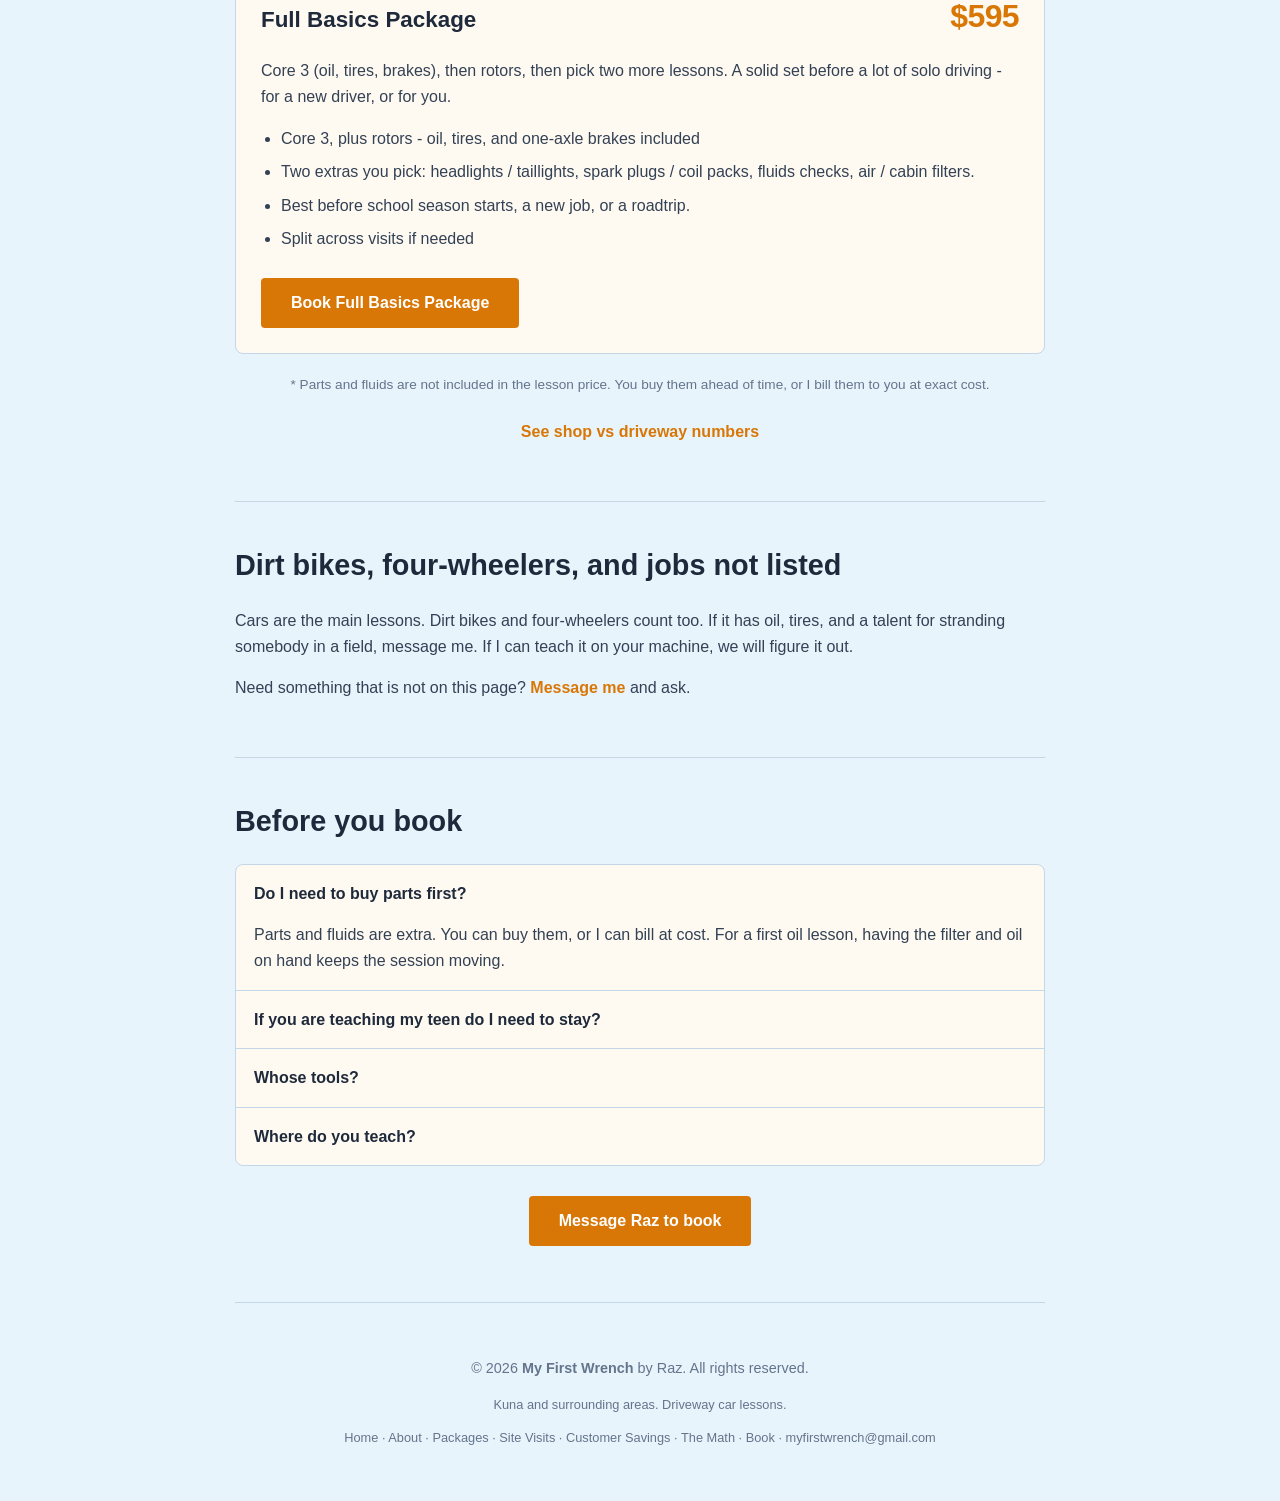
<file: packages.html>
<!DOCTYPE html>
<html lang="en">
<head>
    <meta charset="UTF-8">
    <meta name="viewport" content="width=device-width, initial-scale=1.0">
    <title>Packages — My First Wrench by Raz</title>
    <meta name="description" content="One Skill Session $125, Core 3 $350, Full Basics Package $595. Driveway lessons on your car. Anyone of any age can learn.">
    <link rel="icon" href="assets/favicon.svg" type="image/svg+xml">
    <link rel="stylesheet" href="css/styles.css?v=look12">
</head>
<body>
    <a class="skip" href="#main">Skip to content</a>
    <div class="container">
        <nav>
            <a href="index.html" class="logo"><img src="assets/myfirstwrench-avatar.png" width="72" height="72" alt="My First Wrench"> My First Wrench <span class="logo-by">by Raz</span></a>
            <div class="nav-links">
                <a href="index.html">Home</a>
                <a href="about.html">About</a>
                <a href="packages.html" aria-current="page">Packages</a>
                <a href="site-visits.html">Site Visits</a>
                <a href="customer-savings.html">Customer Savings</a>
                <a href="the-math.html">The Math</a>
                <a href="faq.html">FAQ</a>
                <a class="btn" href="book.html">Book a Session</a>
            </div>
        </nav>

        <main id="main">
        <header class="hero">
            <p class="tagline">Packages</p>
            <h1>Driveway lessons on your car.</h1>
            <p class="subheadline">Anyone of any age can learn. You do the work. Parts and fluids are extra — you buy them, or I bill at cost.</p>
        </header>

        <section id="packages">
            <h2>Simple Pricing</h2>
            <div class="package-list" data-packages>
                <!-- populated by JS from offerings.json -->
            </div>
            <p class="note-muted" style="text-align: center;">* Parts and fluids are not included in the lesson price. You buy them ahead of time, or I bill them to you at exact cost.</p>
            <p style="text-align:center; margin-top:24px;"><a class="section-link" href="the-math.html">See shop vs driveway numbers</a></p>
        </section>

        <section id="other-services">
            <h2>Dirt bikes, four-wheelers, and jobs not listed</h2>
            <p>Cars are the main lessons. Dirt bikes and four-wheelers count too. If it has oil, tires, and a talent for stranding somebody in a field, message me. If I can teach it on your machine, we will figure it out.</p>
            <p>Need something that is not on this page? <a class="section-link" href="book.html">Message me</a> and ask.</p>
        </section>

        <section id="faq">
            <h2>Before you book</h2>
            <div class="faq">
                <details open>
                    <summary>Do I need to buy parts first?</summary>
                    <p>Parts and fluids are extra. You can buy them, or I can bill at cost. For a first oil lesson, having the filter and oil on hand keeps the session moving.</p>
                </details>
                <details>
                    <summary>If you are teaching my teen do I need to stay?</summary>
                    <p>Really its your call, I am here to teach someone who is capable. You are more than welcome to get your hands dirty or just watch and ask questions.</p>
                </details>
                <details>
                    <summary>Whose tools?</summary>
                    <p>Yours or mine. If you have a jack and basic sockets, great. If not, I bring what the job needs.</p>
                </details>
                <details>
                    <summary>Where do you teach?</summary>
                    <p>I come to your driveway in Kuna and surrounding areas, on your car. Born and raised here — willing to travel to surrounding areas for a small travel fee.</p>
                </details>
            </div>
            <p style="text-align:center; margin-top:30px;">
                <a class="btn" href="book.html">Message Raz to book</a>
            </p>
        </section>
        </main>

        <footer>
            <p>&copy; 2026 <strong>My First Wrench</strong> by Raz. All rights reserved.</p>
            <p style="font-size:0.8rem; margin-top:5px;">Kuna and surrounding areas. Driveway car lessons.</p>
            <p style="font-size:0.8rem; margin-top:5px;">
                <a href="index.html">Home</a> ·
                <a href="about.html">About</a> ·
                <a href="packages.html">Packages</a> ·
                <a href="site-visits.html">Site Visits</a> ·
                <a href="customer-savings.html">Customer Savings</a> ·
                <a href="the-math.html">The Math</a> ·
                <a href="book.html">Book</a> ·
                <a href="mailto:myfirstwrench@gmail.com" data-contact-mailto>myfirstwrench@gmail.com</a>
            </p>
        </footer>
    </div>
    <script src="js/site.js?v=book9"></script>
</body>
</html>
</file>
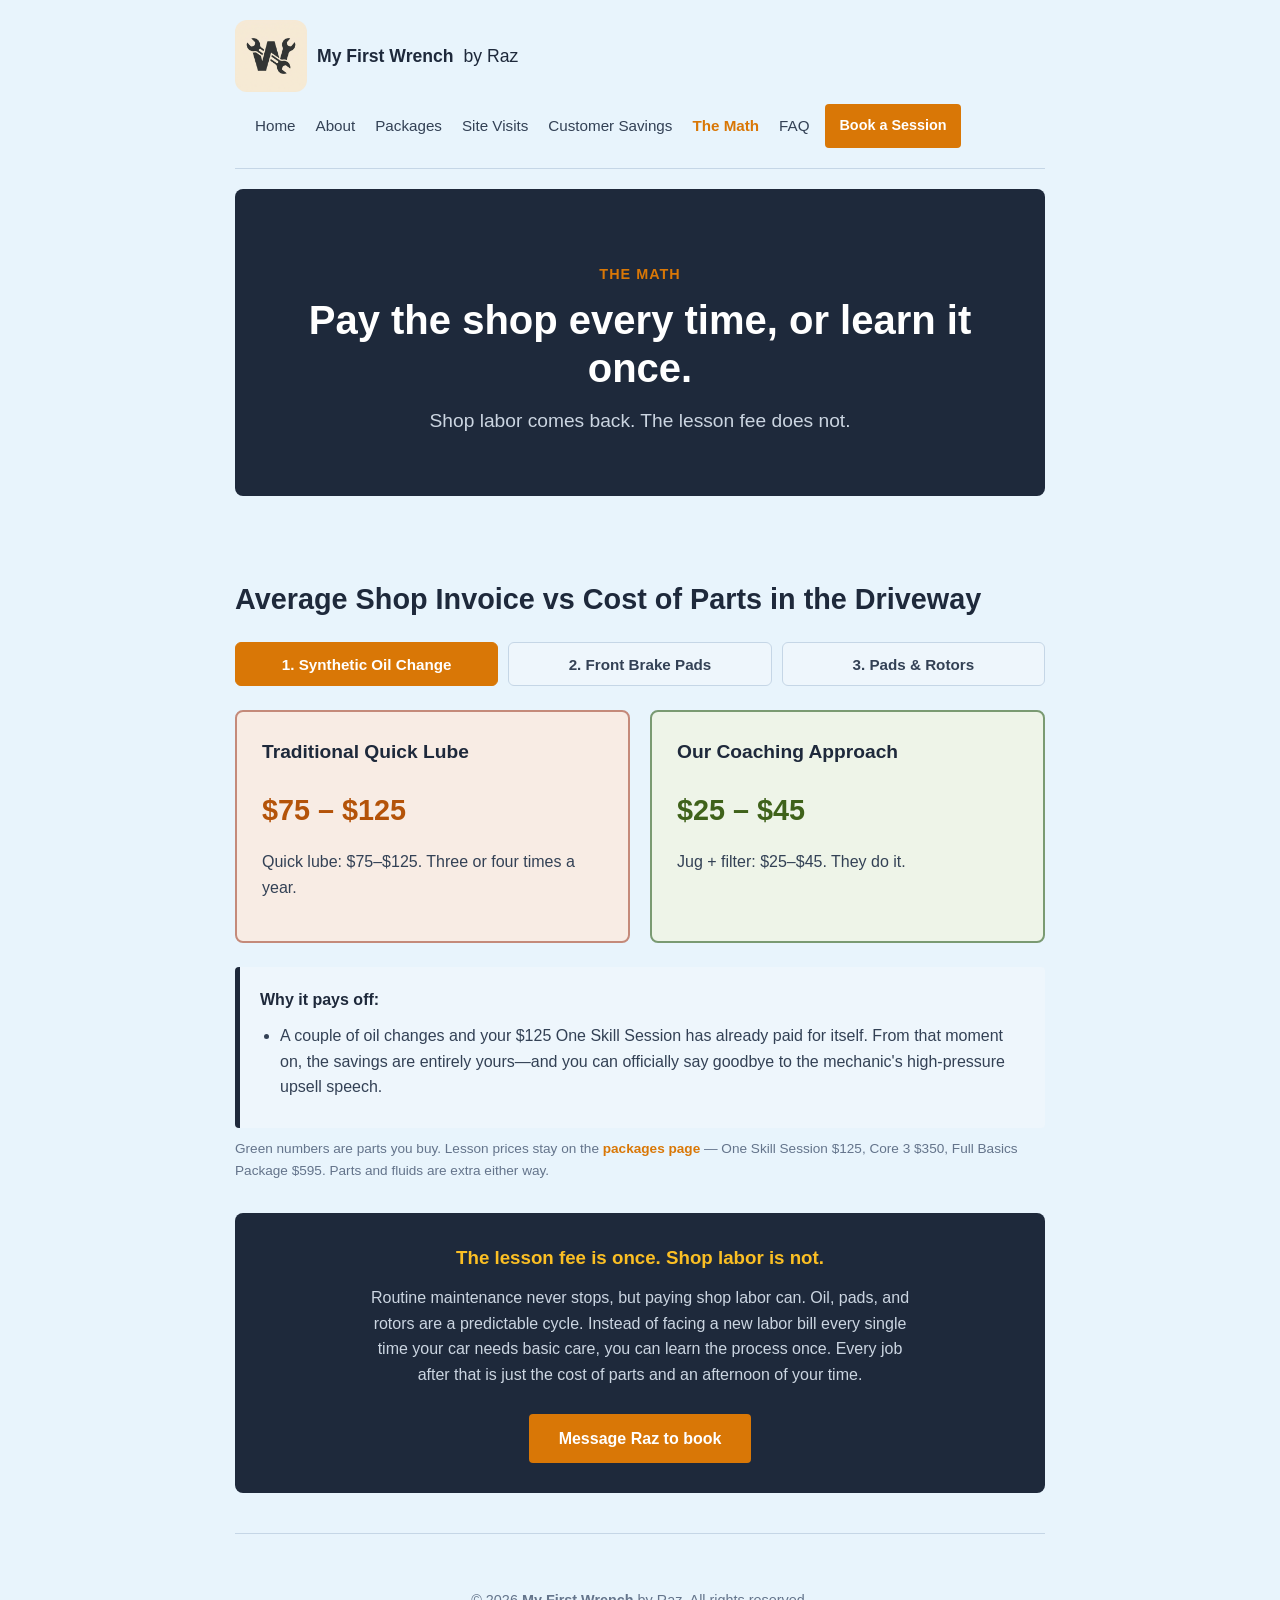
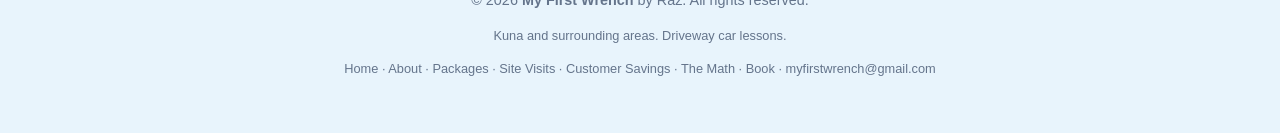
<file: savings.html>
<!DOCTYPE html>
<html lang="en">
<head>
    <meta charset="UTF-8">
    <meta http-equiv="refresh" content="0; url=the-math.html">
    <link rel="canonical" href="the-math.html">
    <title>The Math — My First Wrench by Raz</title>
    <script>location.replace("the-math.html");</script>
</head>
<body>
    <p>The Math moved. <a href="the-math.html">Continue to The Math</a>.</p>
</body>
</html>
</file>
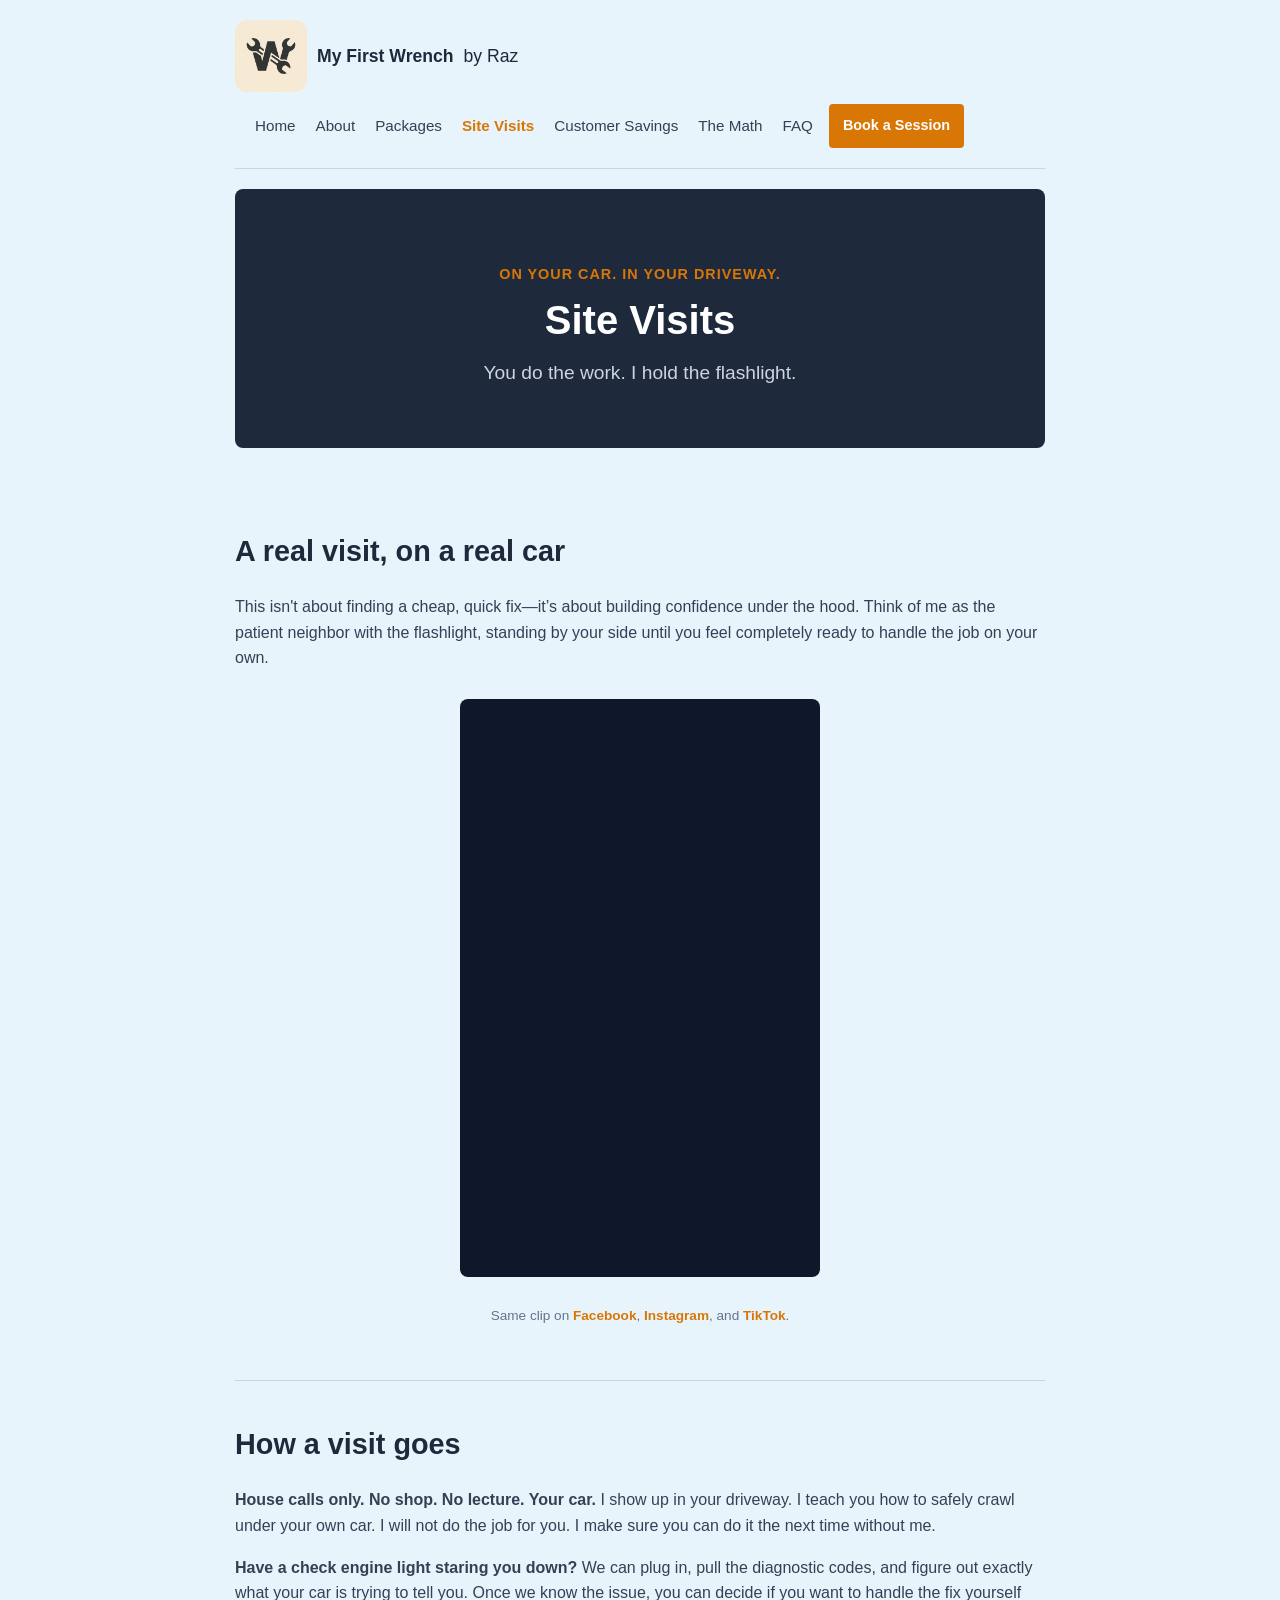
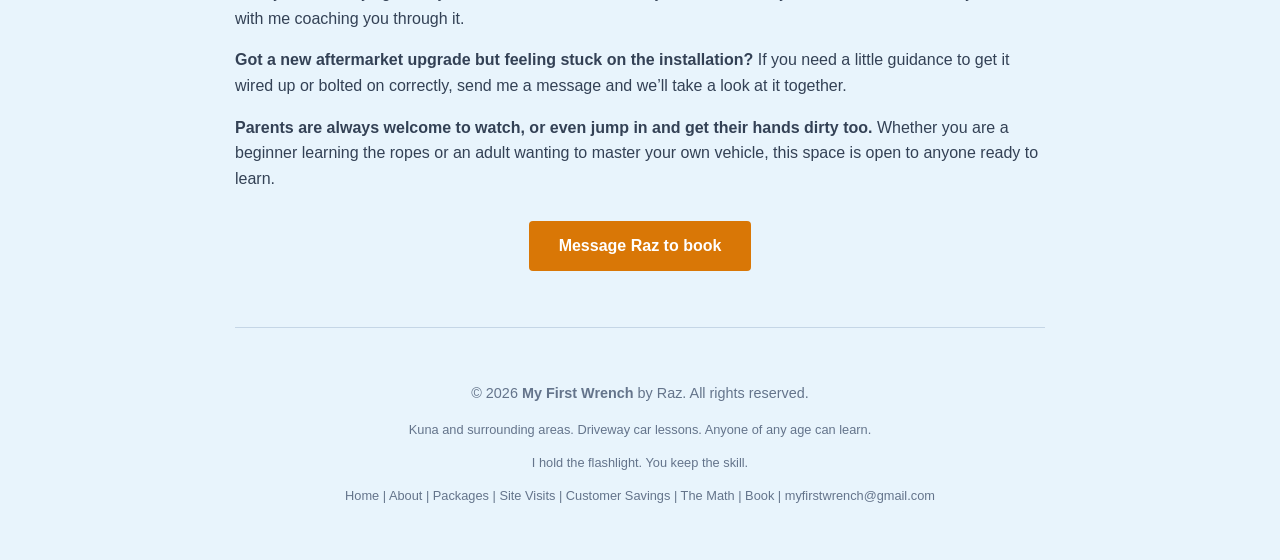
<file: site-visits.html>
<!DOCTYPE html>
<html lang="en">
<head>
    <meta charset="UTF-8">
    <meta name="viewport" content="width=device-width, initial-scale=1.0">
    <title>Site Visits - My First Wrench by Raz</title>
    <meta name="description" content="See a My First Wrench visit. On your car. In your driveway. You do the work. I hold the flashlight. Kuna and surrounding areas.">
    <link rel="icon" href="assets/favicon.svg" type="image/svg+xml">
    <link rel="stylesheet" href="css/styles.css?v=look12">
</head>
<body>
    <a class="skip" href="#main">Skip to content</a>
    <div class="container">
        <nav>
            <a href="index.html" class="logo"><img src="assets/myfirstwrench-avatar.png" width="72" height="72" alt="My First Wrench"> My First Wrench <span class="logo-by">by Raz</span></a>
            <div class="nav-links">
                <a href="index.html">Home</a>
                <a href="about.html">About</a>
                <a href="packages.html">Packages</a>
                <a href="site-visits.html" aria-current="page">Site Visits</a>
                <a href="customer-savings.html">Customer Savings</a>
                <a href="the-math.html">The Math</a>
                <a href="faq.html">FAQ</a>
                <a class="btn" href="book.html">Book a Session</a>
            </div>
        </nav>

        <main id="main">
        <header class="hero">
            <p class="tagline">On your car. In your driveway.</p>
            <h1>Site Visits</h1>
            <p class="subheadline">You do the work. I hold the flashlight.</p>
        </header>

        <section id="visit-video">
            <h2>A real visit, on a real car</h2>
            <p>This isn't about finding a cheap, quick fix—it’s about building confidence under the hood. Think of me as the patient neighbor with the flashlight, standing by your side until you feel completely ready to handle the job on your own.</p>
            
            <div class="video-embed video-embed-reel">
                <iframe height="578" width="325" src="https://www.tiktok.com/player/v1/7700975116301257998?embed_from=webapp_share&music_info=1&description=1&autoplay=1&muted=1" frameborder="0" allow="accelerometer; autoplay; clipboard-write; encrypted-media; fullscreen; gyroscope; picture-in-picture; web-share" title="Hey everyone! Welcome to MyFirstWrench! The #leader in Supervised Self Auto Maintenance!! My name is Raz and I am here to #teach you how to maintain your #vehicle with your hands! #savingmoney on basic auto maintenance. Here is a video of our first #customer site visit!!!" allowfullscreen loading="lazy"></iframe>
            </div>

            <p class="note-muted" style="text-align:center;">Same clip on
                <a class="section-link" href="https://www.facebook.com/share/v/1HpR5q7b8f/" rel="noopener">Facebook</a>,
                <a class="section-link" href="https://www.instagram.com/myfirstwrench/" rel="noopener">Instagram</a>, and
                <a class="section-link" href="https://www.tiktok.com/@myfirstwrench" rel="noopener">TikTok</a>.
            </p>
        </section>

        <section id="how-a-visit-goes">
            <h2>How a visit goes</h2>
            <p><strong>House calls only. No shop. No lecture. Your car.</strong> I show up in your driveway. I teach you how to safely crawl under your own car. I will not do the job for you. I make sure you can do it the next time without me.</p>
            <p><strong>Have a check engine light staring you down?</strong> We can plug in, pull the diagnostic codes, and figure out exactly what your car is trying to tell you. Once we know the issue, you can decide if you want to handle the fix yourself with me coaching you through it.</p>
            <p><strong>Got a new aftermarket upgrade but feeling stuck on the installation?</strong> If you need a little guidance to get it wired up or bolted on correctly, send me a message and we’ll take a look at it together.</p>
            <p><strong>Parents are always welcome to watch, or even jump in and get their hands dirty too.</strong> Whether you are a beginner learning the ropes or an adult wanting to master your own vehicle, this space is open to anyone ready to learn.</p>
            <p style="text-align:center; margin-top:30px;">
                <a class="btn" href="book.html">Message Raz to book</a>
            </p>
        </section>
        </main>

        <footer>
            <p>&copy; 2026 <strong>My First Wrench</strong> by Raz. All rights reserved.</p>
            <p style="font-size:0.8rem; margin-top:5px;">Kuna and surrounding areas. Driveway car lessons. Anyone of any age can learn.</p>
            <p style="font-size:0.8rem; margin-top:5px;">I hold the flashlight. You keep the skill.</p>
            <p style="font-size:0.8rem; margin-top:5px;">
                <a href="index.html">Home</a> |
                <a href="about.html">About</a> |
                <a href="packages.html">Packages</a> |
                <a href="site-visits.html">Site Visits</a> |
                <a href="customer-savings.html">Customer Savings</a> |
                <a href="the-math.html">The Math</a> |
                <a href="book.html">Book</a> |
                <a href="mailto:myfirstwrench@gmail.com" data-contact-mailto>myfirstwrench@gmail.com</a>
            </p>
        </footer>
    </div>
    <script src="js/site.js?v=book9"></script>
</body>
</html>
</file>
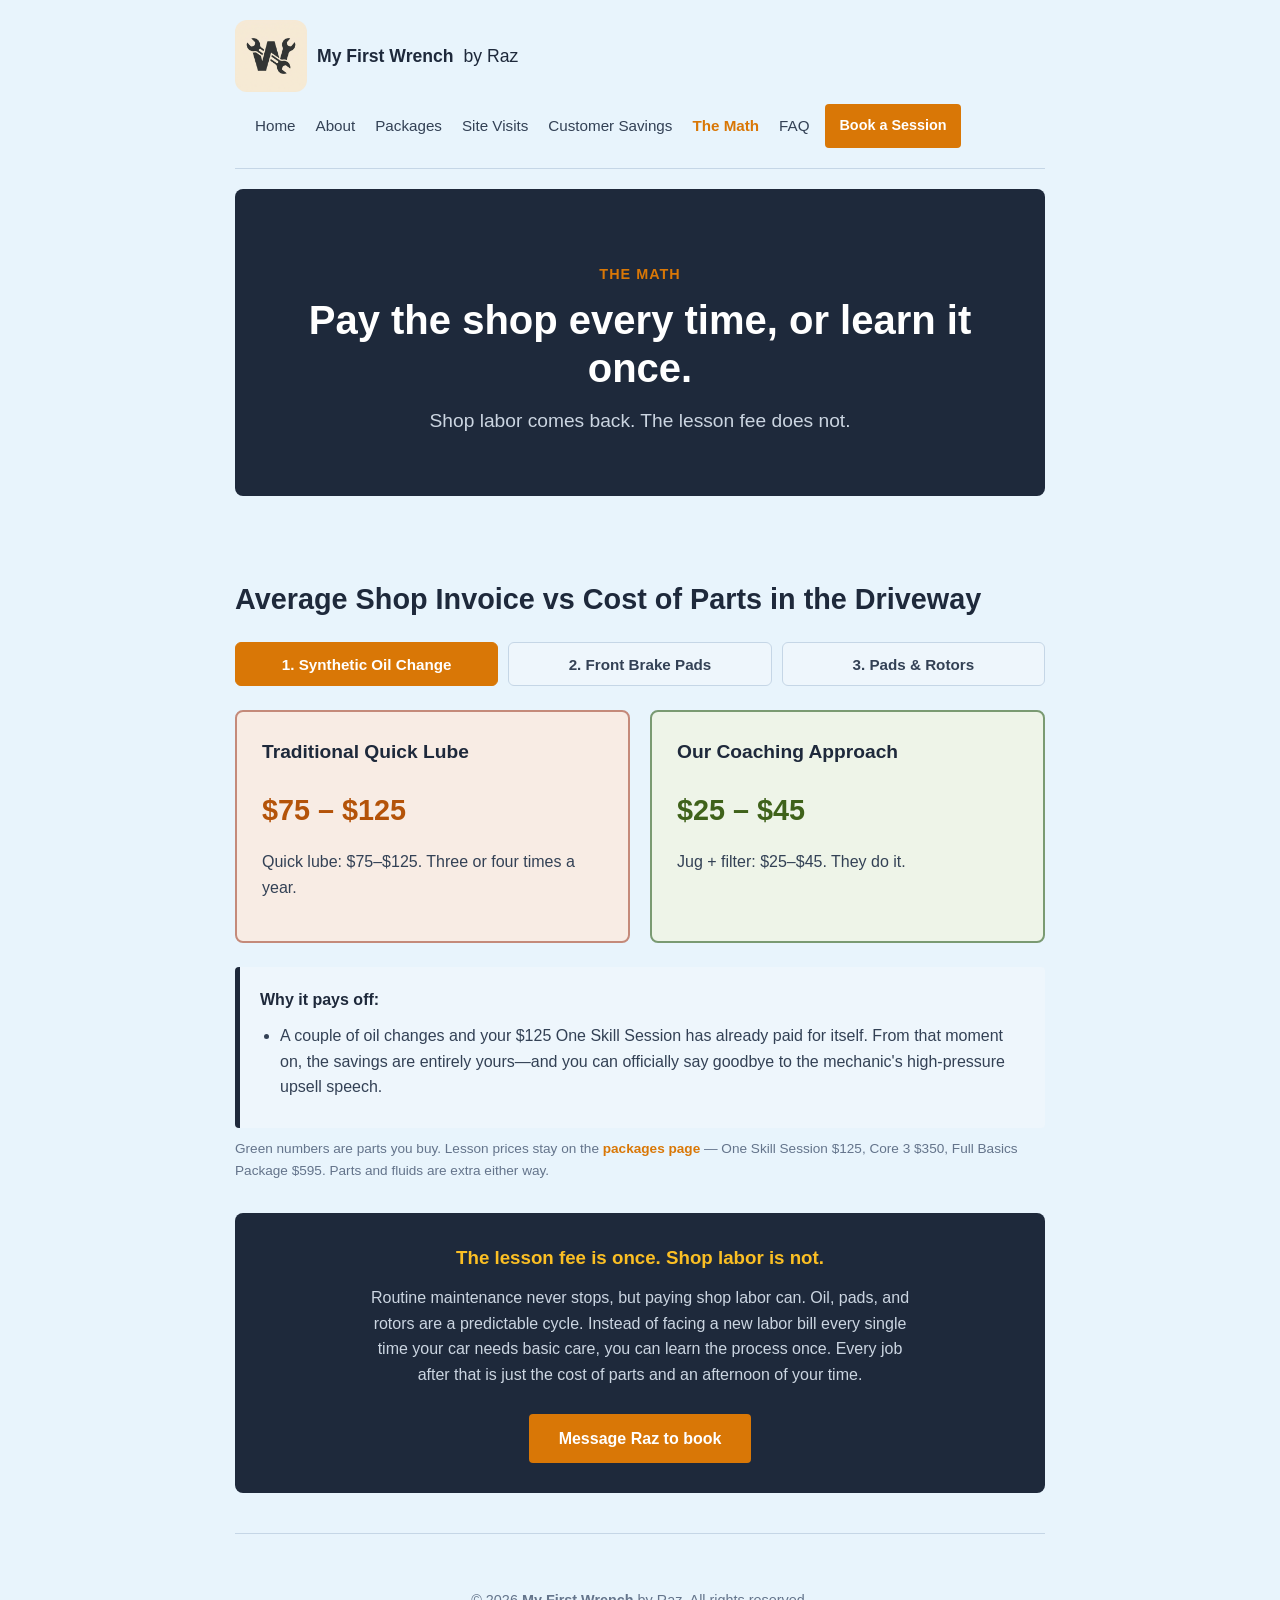
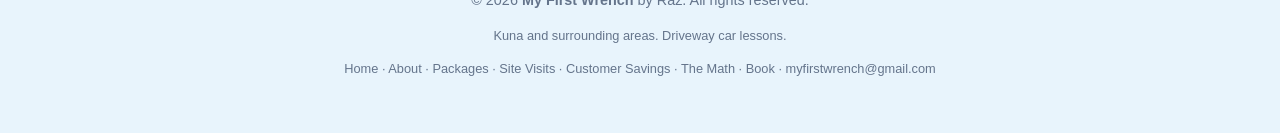
<file: the-math.html>
<!DOCTYPE html>
<html lang="en">
<head>
    <meta charset="UTF-8">
    <meta name="viewport" content="width=device-width, initial-scale=1.0">
    <title>The Math — My First Wrench by Raz</title>
    <meta name="description" content="Shop labor vs parts in the driveway. Oil, pads, and rotors — learn it once.">
    <link rel="icon" href="assets/favicon.svg" type="image/svg+xml">
    <link rel="stylesheet" href="css/styles.css?v=look12">
</head>
<body>
    <a class="skip" href="#main">Skip to content</a>
    <div class="container">
        <nav>
            <a href="index.html" class="logo"><img src="assets/myfirstwrench-avatar.png" width="72" height="72" alt="My First Wrench"> My First Wrench <span class="logo-by">by Raz</span></a>
            <div class="nav-links">
                <a href="index.html">Home</a>
                <a href="about.html">About</a>
                <a href="packages.html">Packages</a>
                <a href="site-visits.html">Site Visits</a>
                <a href="customer-savings.html">Customer Savings</a>
                <a href="the-math.html" aria-current="page">The Math</a>
                <a href="faq.html">FAQ</a>
                <a class="btn" href="book.html">Book a Session</a>
            </div>
        </nav>

        <main id="main">
        <header class="hero">
            <p class="tagline">The Math</p>
            <h1>Pay the shop every time, or learn it once.</h1>
            <p class="subheadline">Shop labor comes back. The lesson fee does not.</p>
        </header>

        <section id="compare">
            <h2>Average Shop Invoice vs Cost of Parts in the Driveway</h2>

            <div class="tab-container" data-savings-tabs role="tablist" aria-label="Compare jobs">
                <button type="button" class="tab-btn active" role="tab" id="tab-oil" data-tab="oil" aria-selected="true" aria-controls="oil">1. Synthetic Oil Change</button>
                <button type="button" class="tab-btn" role="tab" id="tab-pads" data-tab="pads" aria-selected="false" aria-controls="pads">2. Front Brake Pads</button>
                <button type="button" class="tab-btn" role="tab" id="tab-rotors" data-tab="rotors" aria-selected="false" aria-controls="rotors">3. Pads &amp; Rotors</button>
            </div>

            <div id="oil" class="comparison-view active" role="tabpanel" aria-labelledby="tab-oil">
                <div class="compare-grid">
                    <div class="compare-card shop">
                        <h3>Traditional Quick Lube</h3>
                        <p class="price-tag">$75 – $125</p>
                        <p>Quick lube: $75–$125. Three or four times a year.</p>
                    </div>
                    <div class="compare-card diy">
                        <h3>Our Coaching Approach</h3>
                        <p class="price-tag">$25 – $45</p>
                        <p>Jug + filter: $25–$45. They do it.</p>
                    </div>
                </div>
                <div class="talking-points">
                    <h4>Why it pays off:</h4>
                    <ul>
                        <li>A couple of oil changes and your $125 One Skill Session has already paid for itself. From that moment on, the savings are entirely yours—and you can officially say goodbye to the mechanic's high-pressure upsell speech.</li>
                    </ul>
                </div>
            </div>

            <div id="pads" class="comparison-view" role="tabpanel" aria-labelledby="tab-pads" hidden>
                <div class="compare-grid">
                    <div class="compare-card shop">
                        <h3>Traditional Repair Garage</h3>
                        <p class="price-tag">$150 – $300</p>
                        <p>Shop pads: $150–$300. Every time they wear out.</p>
                    </div>
                    <div class="compare-card diy">
                        <h3>Our Coaching Approach</h3>
                        <p class="price-tag">$35 – $70</p>
                        <p>A box of pads: $35–$70. They do it.</p>
                    </div>
                </div>
                <div class="talking-points">
                    <h4>Why it pays off:</h4>
                    <ul>
                        <li>This lesson pays for itself the very first time you use it. Once you know how to swap your own pads, the savings multiply. Next time around, you’ll save enough to buy a backup set of brakes and still beat the mechanic's bill by a mile.</li>
                    </ul>
                </div>
            </div>

            <div id="rotors" class="comparison-view" role="tabpanel" aria-labelledby="tab-rotors" hidden>
                <div class="compare-grid">
                    <div class="compare-card shop">
                        <h3>Traditional Repair Garage</h3>
                        <p class="price-tag">$330 – $600</p>
                        <p>Shop pads and rotors: $330–$600. Labor on both.</p>
                    </div>
                    <div class="compare-card diy">
                        <h3>Our Coaching Approach</h3>
                        <p class="price-tag">$90 – $170</p>
                        <p>Pads plus two rotors: $90–$170. They do it.</p>
                    </div>
                </div>
                <div class="talking-points">
                    <h4>Why it pays off:</h4>
                    <ul>
                        <li>This is where you unlock the ultimate savings. Once you've got the brake pads off, the rotors are literally the very next piece to slide off the wheel. It’s incredibly straightforward, yet commercial shops charge a massive premium for it. By supplying your own parts and investing in this one-time skill session, the coaching pays for itself immediately. In fact, you'll save so much money on day one that you could buy parts for a second car and still come out ahead—ready to roll that freshly earned knowledge right into your next vehicle!</li>
                    </ul>
                </div>
            </div>

            <p class="note-muted">Green numbers are parts you buy. Lesson prices stay on the <a class="section-link" href="packages.html">packages page</a> — One Skill Session $125, Core 3 $350, Full Basics Package $595. Parts and fluids are extra either way.</p>

            <div class="lifetime-savings">
                <h3>The lesson fee is once. Shop labor is not.</h3>
                <p>Routine maintenance never stops, but paying shop labor can. Oil, pads, and rotors are a predictable cycle. Instead of facing a new labor bill every single time your car needs basic care, you can learn the process once. Every job after that is just the cost of parts and an afternoon of your time.</p>
                <a class="btn" href="book.html">Message Raz to book</a>
            </div>
        </section>
        </main>

        <footer>
            <p>&copy; 2026 <strong>My First Wrench</strong> by Raz. All rights reserved.</p>
            <p style="font-size:0.8rem; margin-top:5px;">Kuna and surrounding areas. Driveway car lessons.</p>
            <p style="font-size:0.8rem; margin-top:5px;">
                <a href="index.html">Home</a> ·
                <a href="about.html">About</a> ·
                <a href="packages.html">Packages</a> ·
                <a href="site-visits.html">Site Visits</a> ·
                <a href="customer-savings.html">Customer Savings</a> ·
                <a href="the-math.html">The Math</a> ·
                <a href="book.html">Book</a> ·
                <a href="mailto:myfirstwrench@gmail.com" data-contact-mailto>myfirstwrench@gmail.com</a>
            </p>
        </footer>
    </div>
    <script src="js/site.js"></script>
</body>
</html>
</file>
<file: css/styles.css>
:root {
    --primary: #1e293b;
    --accent: #d97706;
    --light-bg: #eef6fc;
    --text-main: #334155;
    --text-muted: #64748b;
    --card-border: #c5d6e6;
}

* { box-sizing: border-box; }

html { scroll-behavior: smooth; }

body {
    font-family: -apple-system, BlinkMacSystemFont, "Segoe UI", Roboto, Helvetica, Arial, sans-serif;
    line-height: 1.6;
    color: var(--text-main);
    margin: 0;
    padding: 0;
    background-color: #e8f4fc;
}

.container {
    max-width: 850px;
    width: 100%;
    margin: 0 auto;
    padding: 0 20px;
}

.skip {
    position: absolute;
    left: 12px;
    top: -48px;
    background: var(--accent);
    color: #fff;
    padding: 8px 12px;
    z-index: 40;
    text-decoration: none;
    font-weight: 700;
    border-radius: 4px;
}
.skip:focus { top: 12px; }

nav {
    display: flex;
    justify-content: space-between;
    align-items: center;
    flex-wrap: wrap;
    gap: 12px;
    padding: 20px 0;
    border-bottom: 1px solid var(--card-border);
}
.logo {
    font-weight: bold;
    font-size: 1.1rem;
    color: var(--primary);
    text-decoration: none;
    display: inline-flex;
    align-items: center;
    gap: 10px;
    min-height: 44px;
}
.logo img {
    width: 72px;
    height: 72px;
    border-radius: 12px;
    flex-shrink: 0;
    display: block;
    background: #f4ead8;
    object-fit: cover;
}
.logo-by {
    font-weight: 300;
}
.page-about {
    position: relative;
}

.about-underlay {
    position: fixed;
    inset: 0;
    z-index: 0;
    display: flex;
    align-items: center;
    justify-content: center;
    pointer-events: none;
    background: #e8f4fc;
}

.about-underlay img {
    display: block;
    width: auto;
    height: auto;
    max-width: 100%;
    max-height: 100%;
    object-fit: contain;
    object-position: center;
}

.about-underlay::after {
    content: "";
    position: absolute;
    inset: 0;
    background: rgba(232, 244, 252, 0.28);
}

.page-about .container {
    position: relative;
    z-index: 1;
}

.page-about nav {
    background: transparent;
    border-radius: 0;
    padding: 20px 0;
    margin-top: 0;
    border: 0;
    border-bottom: 1px solid var(--card-border);
}

.page-about header.hero {
    background-color: rgba(30, 41, 59, 0.62);
}

.page-about section {
    background: rgba(30, 41, 59, 0.62);
    padding: 28px 24px;
    border-radius: 8px;
    border: 1px solid rgba(255, 255, 255, 0.18);
    margin-bottom: 16px;
    color: #cbd5e1;
}

.page-about section h2 {
    color: #fff;
}

.page-about section:last-of-type {
    border-bottom: 1px solid rgba(255, 255, 255, 0.18);
}

.page-about footer {
    background: rgba(255, 250, 241, 0.92);
    border-radius: 8px;
    border: 1px solid var(--card-border);
    margin: 12px 0 24px;
    padding: 28px 20px;
}
.about-social {
    display: flex;
    flex-wrap: wrap;
    gap: 8px 20px;
    margin: 16px 0 0;
}
.about-social a {
    display: inline-flex;
    align-items: center;
    min-height: 44px;
    padding: 0 2px;
    color: #fbbf24;
}
.about-social a:hover,
.about-social a:focus-visible {
    color: #fff;
    text-decoration: underline;
    outline: none;
}
.nav-links {
    display: flex;
    flex-wrap: wrap;
    align-items: center;
    gap: 4px 0;
}
.nav-links a {
    margin-left: 20px;
    color: var(--text-main);
    text-decoration: none;
    font-size: 0.95rem;
    min-height: 44px;
    display: inline-flex;
    align-items: center;
}
.nav-links a:hover,
.nav-links a[aria-current="page"] {
    color: var(--accent);
}
.nav-links a[aria-current="page"] {
    font-weight: 600;
}
.nav-links a.btn {
    margin-left: 16px;
    background-color: var(--accent);
    color: #fff;
    padding: 8px 14px;
    font-size: 0.9rem;
    font-weight: 700;
    border-radius: 4px;
    white-space: nowrap;
}
.nav-links a.btn:hover,
.nav-links a.btn[aria-current="page"] {
    background-color: #b45309;
    color: #fff;
}

header.hero,
header {
    background-color: var(--primary);
    color: white;
    padding: 60px 20px;
    text-align: center;
    border-radius: 8px;
    margin: 20px 0 40px 0;
    max-width: 100%;
    overflow-wrap: break-word;
}
header p.tagline {
    text-transform: uppercase;
    letter-spacing: 1px;
    font-size: 0.9rem;
    color: var(--accent);
    font-weight: bold;
    margin-bottom: 10px;
}
header h1 {
    font-size: 2.5rem;
    margin: 0 0 15px 0;
    font-weight: 800;
    line-height: 1.2;
    color: white;
}
header .subheadline {
    font-size: 1.2rem;
    color: #cbd5e1;
    max-width: 650px;
    margin: 0 auto;
    line-height: 1.5;
}

section {
    padding: 40px 0;
    border-bottom: 1px solid var(--card-border);
}
section:last-of-type {
    border-bottom: none;
}
h2 {
    color: var(--primary);
    font-size: 1.8rem;
    margin-top: 0;
    margin-bottom: 20px;
}

.catch-phrase {
    font-size: 1.4rem;
    font-weight: bold;
    color: var(--accent);
    text-align: center;
    margin: 30px 0;
    padding: 15px;
    border-top: 2px dashed var(--card-border);
    border-bottom: 2px dashed var(--card-border);
}

.math-grid,
.how {
    display: grid;
    grid-template-columns: 1fr 1fr;
    gap: 20px;
    margin: 25px 0;
}
.how {
    grid-template-columns: 1fr 1fr 1fr;
}
.math-card,
.step {
    background: var(--light-bg);
    padding: 25px;
    border: 1px solid var(--card-border);
    border-radius: 8px;
}
.math-card h3,
.step h3 {
    margin-top: 0;
    color: var(--primary);
    font-size: 1.2rem;
}
.step .n {
    color: var(--accent);
    font-size: 0.8rem;
    letter-spacing: 0.12em;
    text-transform: uppercase;
    font-weight: 700;
    margin: 0 0 8px;
}
.step p {
    margin: 0;
    color: var(--text-main);
}
.price-badge {
    font-size: 1.6rem;
    font-weight: bold;
    color: var(--accent);
    margin: 10px 0;
}
.highlight-box {
    background-color: #fffbeb;
    border-left: 5px solid var(--accent);
    padding: 20px;
    border-radius: 4px;
    margin: 25px 0;
}

.tab-container {
    display: flex;
    gap: 10px;
    margin: 0 0 24px;
}
.tab-btn {
    flex: 1;
    background: var(--light-bg);
    border: 1px solid var(--card-border);
    padding: 12px 14px;
    min-height: 44px;
    font-size: 0.95rem;
    font-weight: 700;
    color: var(--text-main);
    border-radius: 6px;
    cursor: pointer;
    font-family: inherit;
}
.tab-btn.active {
    background: var(--accent);
    border-color: var(--accent);
    color: #fff;
}
.comparison-view {
    display: none;
}
.comparison-view.active {
    display: block;
}
.compare-grid {
    display: grid;
    grid-template-columns: 1fr 1fr;
    gap: 20px;
    margin-bottom: 24px;
}
.compare-card {
    padding: 25px;
    border: 2px solid var(--card-border);
    border-radius: 8px;
    background: #fffaf1;
}
.compare-card.shop {
    border-color: #c48a7a;
    background: #f8ece4;
}
.compare-card.diy {
    border-color: #7a9a72;
    background: #eef4e8;
}
.compare-card h3 {
    margin-top: 0;
    color: var(--primary);
    font-size: 1.2rem;
}
.price-tag {
    font-size: 1.8rem;
    font-weight: 800;
    margin: 12px 0;
}
.shop .price-tag { color: #b45309; }
.diy .price-tag { color: #3f621a; }
.talking-points {
    background: var(--light-bg);
    border-left: 5px solid var(--primary);
    padding: 20px;
    border-radius: 4px;
}
.talking-points h4 {
    margin: 0 0 10px;
    color: var(--primary);
}
.talking-points ul {
    margin: 0;
    padding-left: 20px;
}
.talking-points li {
    margin-bottom: 8px;
}
.lifetime-savings {
    background: var(--primary);
    color: #fff;
    padding: 30px;
    border-radius: 8px;
    margin-top: 32px;
    text-align: center;
}
.lifetime-savings h3 {
    margin: 0 0 12px;
    color: #fbbf24;
}
.lifetime-savings p {
    margin: 0 auto 8px;
    max-width: 560px;
    color: #cbd5e1;
}
.lifetime-savings .btn {
    margin-top: 18px;
}

.package-list {
    margin-top: 30px;
}
.package-item {
    background: #fffaf1;
    border: 1px solid var(--card-border);
    border-radius: 8px;
    padding: 25px;
    margin-bottom: 20px;
    position: relative;
}
.package-item.featured {
    border: 2px solid var(--accent);
    box-shadow: 0 4px 12px rgba(217, 119, 6, 0.1);
}
.package-badge {
    display: block;
    width: fit-content;
    margin: 0 0 12px auto;
    background: var(--accent);
    color: white;
    padding: 4px 10px;
    font-size: 0.8rem;
    font-weight: bold;
    border-radius: 4px;
    text-transform: uppercase;
}
.package-header {
    display: flex;
    justify-content: space-between;
    align-items: baseline;
    margin-bottom: 15px;
    gap: 12px;
}
.package-title {
    font-size: 1.4rem;
    font-weight: bold;
    color: var(--primary);
    margin: 0;
}
.package-price {
    font-size: 2rem;
    font-weight: 800;
    color: var(--accent);
    white-space: nowrap;
    letter-spacing: -0.02em;
}
.price-strip {
    display: grid;
    grid-template-columns: 1fr 1fr 1fr;
    gap: 12px;
    margin: -20px 0 40px;
}
.price-strip a {
    display: block;
    background: #fffaf1;
    border: 1px solid var(--card-border);
    border-radius: 8px;
    padding: 16px 14px;
    text-align: center;
    text-decoration: none;
    color: var(--text-main);
    min-height: 44px;
}
.price-strip a:hover,
.price-strip a:focus-visible {
    border-color: var(--accent);
}
.price-strip .price-strip-name {
    display: block;
    font-size: 0.85rem;
    font-weight: 600;
    color: var(--text-muted);
    margin-bottom: 4px;
}
.price-strip .price-strip-amount {
    display: block;
    font-size: 1.85rem;
    font-weight: 800;
    color: var(--accent);
    letter-spacing: -0.03em;
    line-height: 1.1;
}
.price-strip a.featured-price {
    border: 2px solid var(--accent);
}
.package-price .price-duration {
    font-size: 0.9rem;
    font-weight: normal;
    color: var(--text-muted);
}
.package-features {
    margin: 15px 0 0 0;
    padding-left: 20px;
}
.package-features li {
    margin-bottom: 8px;
}

.form-group {
    margin-bottom: 15px;
}
label {
    display: block;
    margin-bottom: 5px;
    font-weight: 500;
}
.required {
    color: var(--accent);
    font-weight: 700;
}
input, select, textarea {
    width: 100%;
    padding: 12px 10px;
    border: 1px solid var(--card-border);
    border-radius: 4px;
    box-sizing: border-box;
    font-family: inherit;
    font-size: 1rem;
    background: #fffaf1;
    color: var(--text-main);
}
textarea {
    min-height: 120px;
    resize: vertical;
}
.row {
    display: grid;
    grid-template-columns: 1fr 1fr;
    gap: 14px;
}
.row-3 {
    grid-template-columns: 1fr 1fr 1fr;
}
.vehicle-picker,
.choice-or {
    border: 1px solid var(--card-border);
    background: #fffaf1;
    border-radius: 8px;
    padding: 20px;
    margin: 8px 0 20px;
}
.vehicle-picker legend,
.choice-or legend {
    font-weight: 700;
    color: var(--primary);
    padding: 0 6px;
}
.or-grid {
    display: grid;
    grid-template-columns: 1fr auto 1fr;
    gap: 14px;
    align-items: end;
}
.or-divider {
    margin: 0 0 15px;
    font-weight: 800;
    letter-spacing: 0.1em;
    text-transform: uppercase;
    color: var(--accent);
    text-align: center;
    font-size: 0.85rem;
}
.choice-or .form-group.is-idle {
    opacity: 0.5;
}
.optional {
    font-weight: 400;
    color: var(--text-muted);
    font-size: 0.9rem;
}
.vin-row {
    display: grid;
    grid-template-columns: 1fr auto;
    gap: 10px;
    align-items: start;
}
.btn-secondary {
    background: var(--primary);
    color: #fff;
    padding: 12px 16px;
    white-space: nowrap;
}
.btn-secondary:hover {
    background: #0f172a;
    color: #fff;
}
.note-muted {
    font-size: 0.85rem;
    color: var(--text-muted);
    margin-top: 10px;
}
.waiver {
    border: 1px solid var(--card-border);
    background: #fffaf1;
    border-radius: 8px;
    padding: 20px;
    margin: 8px 0 20px;
}
.waiver legend {
    font-weight: 700;
    color: var(--primary);
    padding: 0 6px;
}
.waiver p {
    margin: 0 0 14px;
    color: var(--text-main);
}
.waiver-check {
    display: flex;
    align-items: flex-start;
    gap: 12px;
}
.waiver-check input[type="checkbox"] {
    width: 22px;
    height: 22px;
    min-width: 22px;
    margin: 2px 0 0;
    flex-shrink: 0;
    accent-color: var(--accent);
}
.waiver-check label {
    display: block;
    margin: 0;
    font-weight: 600;
    line-height: 1.4;
    cursor: pointer;
}
.waiver-check input[type="checkbox"]:focus-visible {
    outline: 3px solid var(--accent);
    outline-offset: 2px;
}
.form-status {
    margin: 8px 0 0;
    color: var(--accent);
    min-height: 1.2em;
}

.btn {
    display: inline-block;
    background-color: var(--accent);
    color: white;
    padding: 12px 30px;
    text-decoration: none;
    font-weight: bold;
    border-radius: 4px;
    text-align: center;
    border: none;
    cursor: pointer;
    font-size: 1rem;
    min-height: 44px;
}
.btn:hover {
    background-color: #b45309;
    color: white;
}
.btn-center {
    display: block;
    max-width: 220px;
    margin: 30px auto 0 auto;
}
.package-item .btn {
    margin-top: 18px;
}

.section-link {
    color: var(--accent);
    font-weight: 600;
    text-decoration: none;
}
.section-link:hover {
    text-decoration: underline;
}

.posts {
    display: grid;
    gap: 16px;
    margin-top: 20px;
}
.post {
    background: #fffaf1;
    border: 1px solid var(--card-border);
    border-radius: 8px;
    padding: 22px;
}
.post .tag {
    color: var(--accent);
    font-size: 0.8rem;
    letter-spacing: 0.12em;
    text-transform: uppercase;
    margin: 0 0 10px;
    font-weight: 700;
}
.post p {
    color: var(--text-main);
    line-height: 1.6;
    margin: 0;
    white-space: pre-wrap;
}

.faq {
    display: grid;
    gap: 0;
    border: 1px solid var(--card-border);
    background: #fffaf1;
    border-radius: 8px;
    overflow: hidden;
    margin-top: 20px;
}
.faq details {
    border-top: 1px solid var(--card-border);
}
.faq details:first-child { border-top: 0; }
.faq summary {
    cursor: pointer;
    list-style: none;
    padding: 16px 18px;
    min-height: 48px;
    display: flex;
    align-items: center;
    font-weight: 650;
    color: var(--primary);
}
.faq summary::-webkit-details-marker { display: none; }
.faq details p {
    margin: 0;
    padding: 0 18px 16px;
    color: var(--text-main);
    line-height: 1.6;
}

.offerings-status {
    margin: 16px 0 0;
    padding: 12px 14px;
    border: 1px solid #a33b22;
    color: var(--accent);
    background: #fffaf1;
    font-size: 14px;
    line-height: 1.5;
    border-radius: 4px;
}

a:focus-visible,
button:focus-visible,
input:focus-visible,
select:focus-visible,
textarea:focus-visible,
summary:focus-visible {
    outline: 3px solid var(--accent);
    outline-offset: 2px;
}

footer {
    text-align: center;
    padding: 40px 0;
    color: var(--text-muted);
    font-size: 0.9rem;
    border-top: 1px solid var(--card-border);
}
footer a {
    color: var(--text-muted);
    text-decoration: none;
}
footer a:hover {
    color: var(--accent);
}

.video-embed {
    max-width: 360px;
    margin: 28px auto;
    background: #0f172a;
    border-radius: 8px;
    overflow: hidden;
}
.video-embed video {
    display: block;
    width: 100%;
    height: auto;
    max-height: 72vh;
    background: #0f172a;
}
.video-embed iframe {
    display: block;
    margin: 0 auto;
    border: 0;
    max-width: 100%;
}
.video-embed-reel {
    max-width: min(360px, 100%);
}

.savings-table-wrap {
    overflow-x: auto;
    margin: 24px 0;
    border: 1px solid var(--card-border);
    border-radius: 8px;
    background: #fffaf1;
    -webkit-overflow-scrolling: touch;
}
.savings-table {
    width: 100%;
    border-collapse: collapse;
    font-size: 0.95rem;
}
.savings-table th,
.savings-table td {
    padding: 14px 16px;
    text-align: left;
    vertical-align: top;
    border-bottom: 1px solid var(--card-border);
}
.savings-table thead th {
    background: var(--primary);
    color: #fff;
    font-size: 0.78rem;
    letter-spacing: 0.04em;
    text-transform: uppercase;
    font-weight: 700;
    white-space: nowrap;
}
.savings-table tbody tr:last-child td {
    border-bottom: 0;
}
.savings-table tbody tr:nth-child(even) {
    background: var(--light-bg);
}
.savings-table .date {
    white-space: nowrap;
    font-variant-numeric: tabular-nums;
}
.savings-table .num {
    font-variant-numeric: tabular-nums;
    font-weight: 650;
    white-space: nowrap;
    text-align: right;
}
.savings-table thead th.num {
    text-align: right;
    color: #fff;
}
.savings-table .save {
    color: #3f621a;
    font-weight: 800;
}
.savings-table .skill {
    text-align: center;
    vertical-align: middle;
}
.savings-table thead th.skill {
    text-align: center;
    white-space: normal;
    max-width: 7.5rem;
    line-height: 1.25;
}
.savings-table .skill .check {
    display: inline-flex;
    align-items: center;
    justify-content: center;
    width: 1.75rem;
    height: 1.75rem;
    min-width: 1.75rem;
    min-height: 1.75rem;
    padding: 0;
    border-radius: 999px;
    background: #e8f5d4;
    color: #3f621a;
    font-size: 1.15rem;
    font-weight: 800;
    line-height: 1;
}
.visually-hidden {
    position: absolute;
    width: 1px;
    height: 1px;
    padding: 0;
    margin: -1px;
    overflow: hidden;
    clip: rect(0, 0, 0, 0);
    white-space: nowrap;
    border: 0;
}

@media (max-width: 900px) {
    .savings-table thead {
        display: none;
    }
    .savings-table,
    .savings-table tbody,
    .savings-table tr,
    .savings-table td {
        display: block;
        width: 100%;
    }
    .savings-table tr {
        padding: 12px 0;
        border-bottom: 1px solid var(--card-border);
    }
    .savings-table tbody tr:nth-child(even) {
        background: transparent;
    }
    .savings-table td {
        display: grid;
        grid-template-columns: 11rem 1fr;
        gap: 12px;
        padding: 8px 16px;
        border-bottom: 0;
        text-align: left;
    }
    .savings-table td::before {
        content: attr(data-label);
        font-size: 0.75rem;
        font-weight: 700;
        letter-spacing: 0.04em;
        text-transform: uppercase;
        color: var(--text-muted);
    }
    .savings-table .num {
        text-align: left;
    }
    .savings-table .skill {
        text-align: left;
        align-items: center;
    }
    .savings-table .skill .check {
        justify-self: start;
    }
}

@media (max-width: 600px) {
    nav {
        flex-direction: column;
        align-items: flex-start;
        gap: 12px;
    }
    .nav-links {
        display: flex;
        flex-wrap: wrap;
        row-gap: 8px;
        width: 100%;
    }
    .nav-links a {
        margin-left: 0;
        margin-right: 16px;
        min-height: 44px;
        display: inline-flex;
        align-items: center;
    }
    .nav-links a.btn {
        margin-left: 0;
        margin-right: 0;
        margin-top: 4px;
    }
    .logo img {
        width: 56px;
        height: 56px;
    }
    header,
    header.hero {
        padding: 28px 14px;
    }
    header p.tagline {
        letter-spacing: 0.4px;
        font-size: 0.78rem;
    }
    header h1 {
        font-size: 1.4rem;
        overflow-wrap: break-word;
        word-break: break-word;
    }
    header p {
        overflow-wrap: break-word;
        word-break: break-word;
    }
    .price-strip,
    .math-grid,
    .how,
    .row,
    .row-3,
    .compare-grid,
    .vin-row,
    .or-grid {
        grid-template-columns: 1fr;
    }
    .or-divider {
        margin: 0 0 4px;
    }
    .tab-container {
        flex-direction: column;
    }
    .package-header {
        flex-direction: column;
        align-items: flex-start;
        gap: 6px;
    }
}

@media (prefers-reduced-motion: reduce) {
    html { scroll-behavior: auto; }
}
</file>
